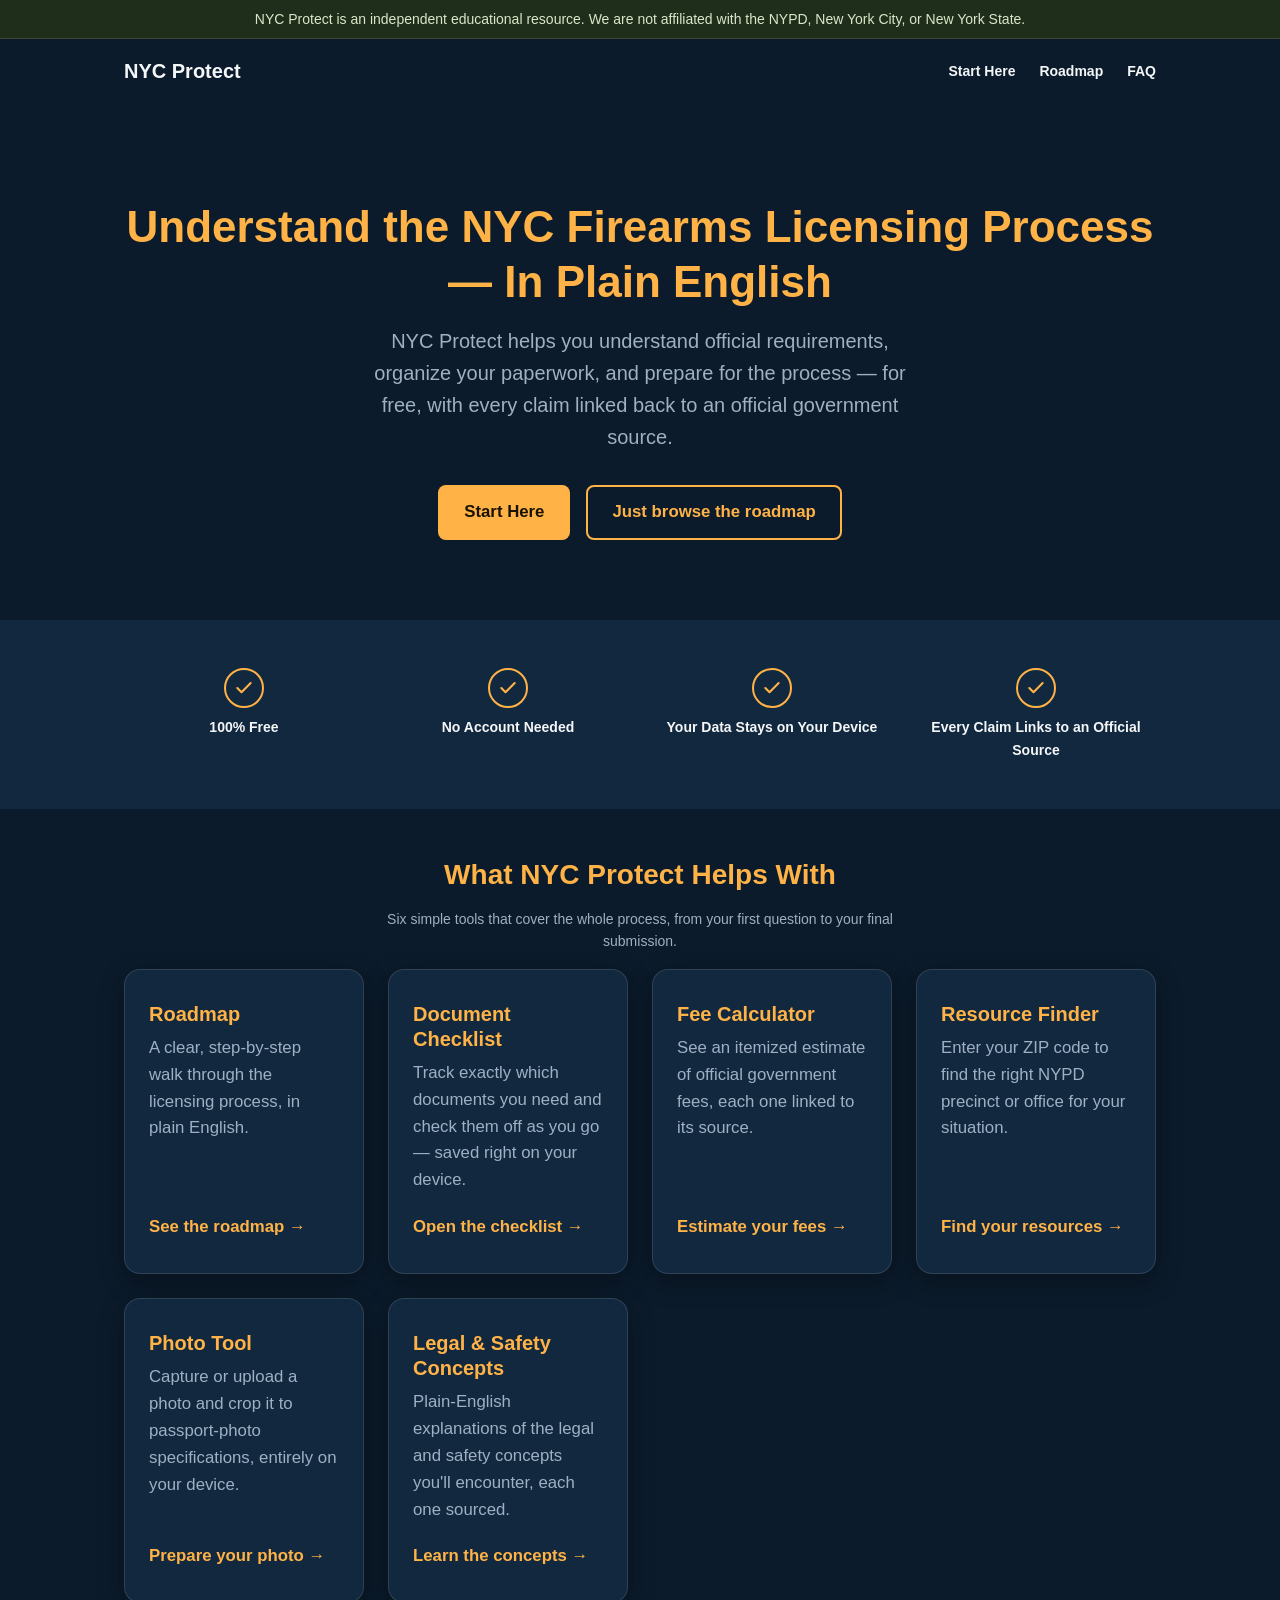
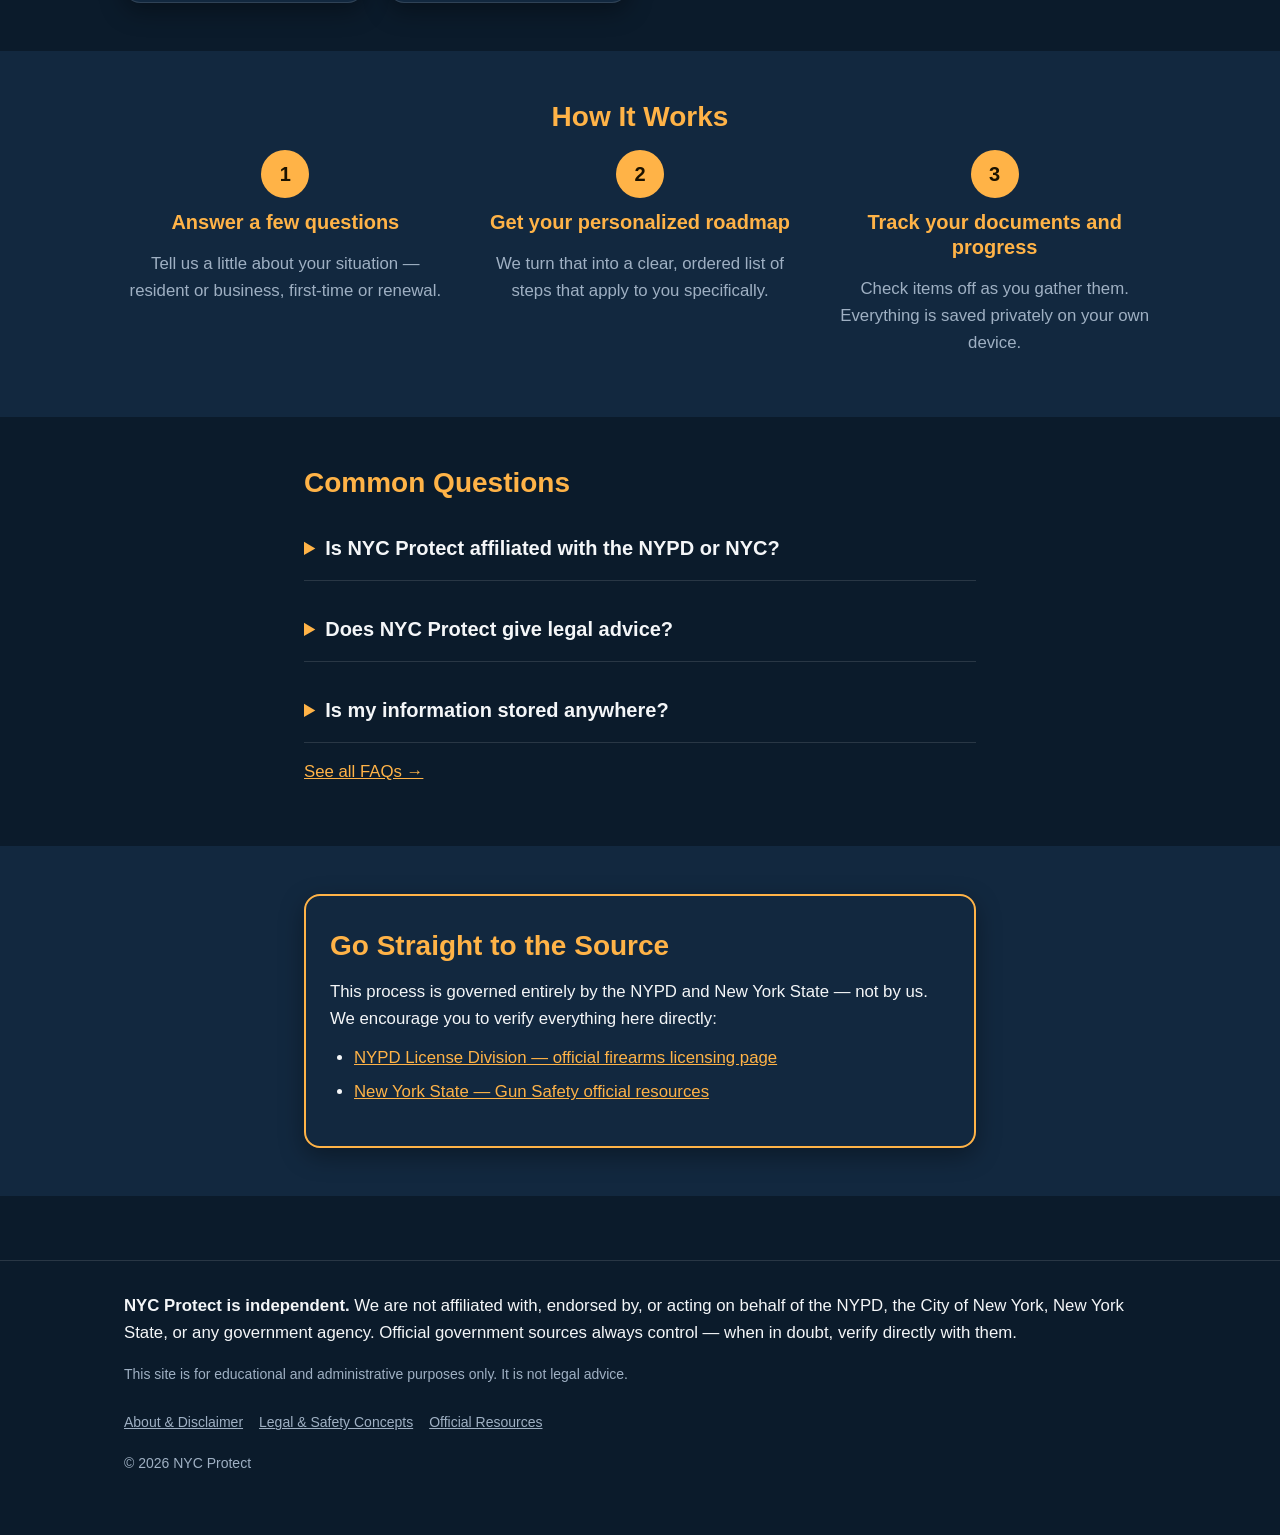
<file: index.html>
<!DOCTYPE html>
<html lang="en">
<head>
  <meta charset="UTF-8">
  <meta name="viewport" content="width=device-width, initial-scale=1.0">
  <title>NYC Protect — Understand NYC Firearms Licensing in Plain English</title>
  <link rel="stylesheet" href="css/styles.css">
</head>
<body>

  <div id="site-header"></div>

  <main id="main-content">

    <!-- HERO -->
    <section class="section">
      <div class="container--wide hero">
        <h1 class="hero__title">Understand the NYC Firearms Licensing Process — In Plain English</h1>
        <p class="hero__subtitle">NYC Protect helps you understand official requirements, organize your paperwork, and prepare for the process — for free, with every claim linked back to an official government source.</p>
        <div class="hero__actions">
          <a href="start-here.html" class="btn btn-primary">Start Here</a>
          <a href="roadmap.html" class="btn btn-secondary">Just browse the roadmap</a>
        </div>
      </div>
    </section>

    <!-- TRUST STRIP -->
    <section class="section section--alt">
      <div class="container--wide trust-grid">

        <div class="trust-item">
          <span class="trust-item__icon" aria-hidden="true">
            <svg width="20" height="20" viewBox="0 0 24 24" fill="none" stroke="currentColor" stroke-width="2.5" stroke-linecap="round" stroke-linejoin="round"><polyline points="20 6 9 17 4 12"></polyline></svg>
          </span>
          <span class="trust-item__label">100% Free</span>
        </div>

        <div class="trust-item">
          <span class="trust-item__icon" aria-hidden="true">
            <svg width="20" height="20" viewBox="0 0 24 24" fill="none" stroke="currentColor" stroke-width="2.5" stroke-linecap="round" stroke-linejoin="round"><polyline points="20 6 9 17 4 12"></polyline></svg>
          </span>
          <span class="trust-item__label">No Account Needed</span>
        </div>

        <div class="trust-item">
          <span class="trust-item__icon" aria-hidden="true">
            <svg width="20" height="20" viewBox="0 0 24 24" fill="none" stroke="currentColor" stroke-width="2.5" stroke-linecap="round" stroke-linejoin="round"><polyline points="20 6 9 17 4 12"></polyline></svg>
          </span>
          <span class="trust-item__label">Your Data Stays on Your Device</span>
        </div>

        <div class="trust-item">
          <span class="trust-item__icon" aria-hidden="true">
            <svg width="20" height="20" viewBox="0 0 24 24" fill="none" stroke="currentColor" stroke-width="2.5" stroke-linecap="round" stroke-linejoin="round"><polyline points="20 6 9 17 4 12"></polyline></svg>
          </span>
          <span class="trust-item__label">Every Claim Links to an Official Source</span>
        </div>

      </div>
    </section>

    <!-- WHAT NYC PROTECT HELPS WITH -->
    <section class="section">
      <div class="container--wide stack">
        <div class="stack" style="text-align:center; max-width: 560px; margin: 0 auto;">
          <h2>What NYC Protect Helps With</h2>
          <p class="text-muted">Six simple tools that cover the whole process, from your first question to your final submission.</p>
        </div>

        <div class="feature-grid">

          <div class="card feature-card">
            <h3>Roadmap</h3>
            <p>A clear, step-by-step walk through the licensing process, in plain English.</p>
            <a href="roadmap.html">See the roadmap →</a>
          </div>

          <div class="card feature-card">
            <h3>Document Checklist</h3>
            <p>Track exactly which documents you need and check them off as you go — saved right on your device.</p>
            <a href="checklist.html">Open the checklist →</a>
          </div>

          <div class="card feature-card">
            <h3>Fee Calculator</h3>
            <p>See an itemized estimate of official government fees, each one linked to its source.</p>
            <a href="fee-calculator.html">Estimate your fees →</a>
          </div>

          <div class="card feature-card">
            <h3>Resource Finder</h3>
            <p>Enter your ZIP code to find the right NYPD precinct or office for your situation.</p>
            <a href="resource-finder.html">Find your resources →</a>
          </div>

          <div class="card feature-card">
            <h3>Photo Tool</h3>
            <p>Capture or upload a photo and crop it to passport-photo specifications, entirely on your device.</p>
            <a href="photo-tool.html">Prepare your photo →</a>
          </div>

          <div class="card feature-card">
            <h3>Legal &amp; Safety Concepts</h3>
            <p>Plain-English explanations of the legal and safety concepts you'll encounter, each one sourced.</p>
            <a href="legal-concepts.html">Learn the concepts →</a>
          </div>

        </div>
      </div>
    </section>

    <!-- HOW IT WORKS -->
    <section class="section section--alt">
      <div class="container--wide stack">
        <h2 style="text-align:center;">How It Works</h2>
        <div class="steps">
          <div class="step-item">
            <div class="step-item__number">1</div>
            <h3>Answer a few questions</h3>
            <p>Tell us a little about your situation — resident or business, first-time or renewal.</p>
          </div>
          <div class="step-item">
            <div class="step-item__number">2</div>
            <h3>Get your personalized roadmap</h3>
            <p>We turn that into a clear, ordered list of steps that apply to you specifically.</p>
          </div>
          <div class="step-item">
            <div class="step-item__number">3</div>
            <h3>Track your documents and progress</h3>
            <p>Check items off as you gather them. Everything is saved privately on your own device.</p>
          </div>
        </div>
      </div>
    </section>

    <!-- FAQ TEASER -->
    <section class="section">
      <div class="container stack">
        <h2>Common Questions</h2>

        <details class="faq-item">
          <summary>Is NYC Protect affiliated with the NYPD or NYC?</summary>
          <p>No. NYC Protect is an independent, educational resource. We are not affiliated with, endorsed by, or acting on behalf of the NYPD, New York City, New York State, or any government agency. Official government sources always control.</p>
        </details>

        <details class="faq-item">
          <summary>Does NYC Protect give legal advice?</summary>
          <p>No. We explain what official sources say in plain English and link directly to them. For advice about your specific situation, consult a licensed attorney.</p>
        </details>

        <details class="faq-item">
          <summary>Is my information stored anywhere?</summary>
          <p>No account is required, and your checklist progress is saved only in your own browser on your own device — never on our servers.</p>
        </details>

        <p><a href="faq.html">See all FAQs →</a></p>
      </div>
    </section>

    <!-- OFFICIAL RESOURCES CALLOUT -->
    <section class="section section--alt">
      <div class="container">
        <div class="card resource-callout">
          <h2>Go Straight to the Source</h2>
          <p>This process is governed entirely by the NYPD and New York State — not by us. We encourage you to verify everything here directly:</p>
          <ul>
            <li><a href="https://www.nyc.gov/site/nypd/services/law-enforcement/permits-licenses-firearms.page" target="_blank" rel="noopener">NYPD License Division — official firearms licensing page</a></li>
            <li><a href="https://gunsafety.ny.gov/" target="_blank" rel="noopener">New York State — Gun Safety official resources</a></li>
          </ul>
        </div>
      </div>
    </section>

  </main>

  <div id="site-footer"></div>

  <script src="js/main.js"></script>
</body>
</html>
</file>
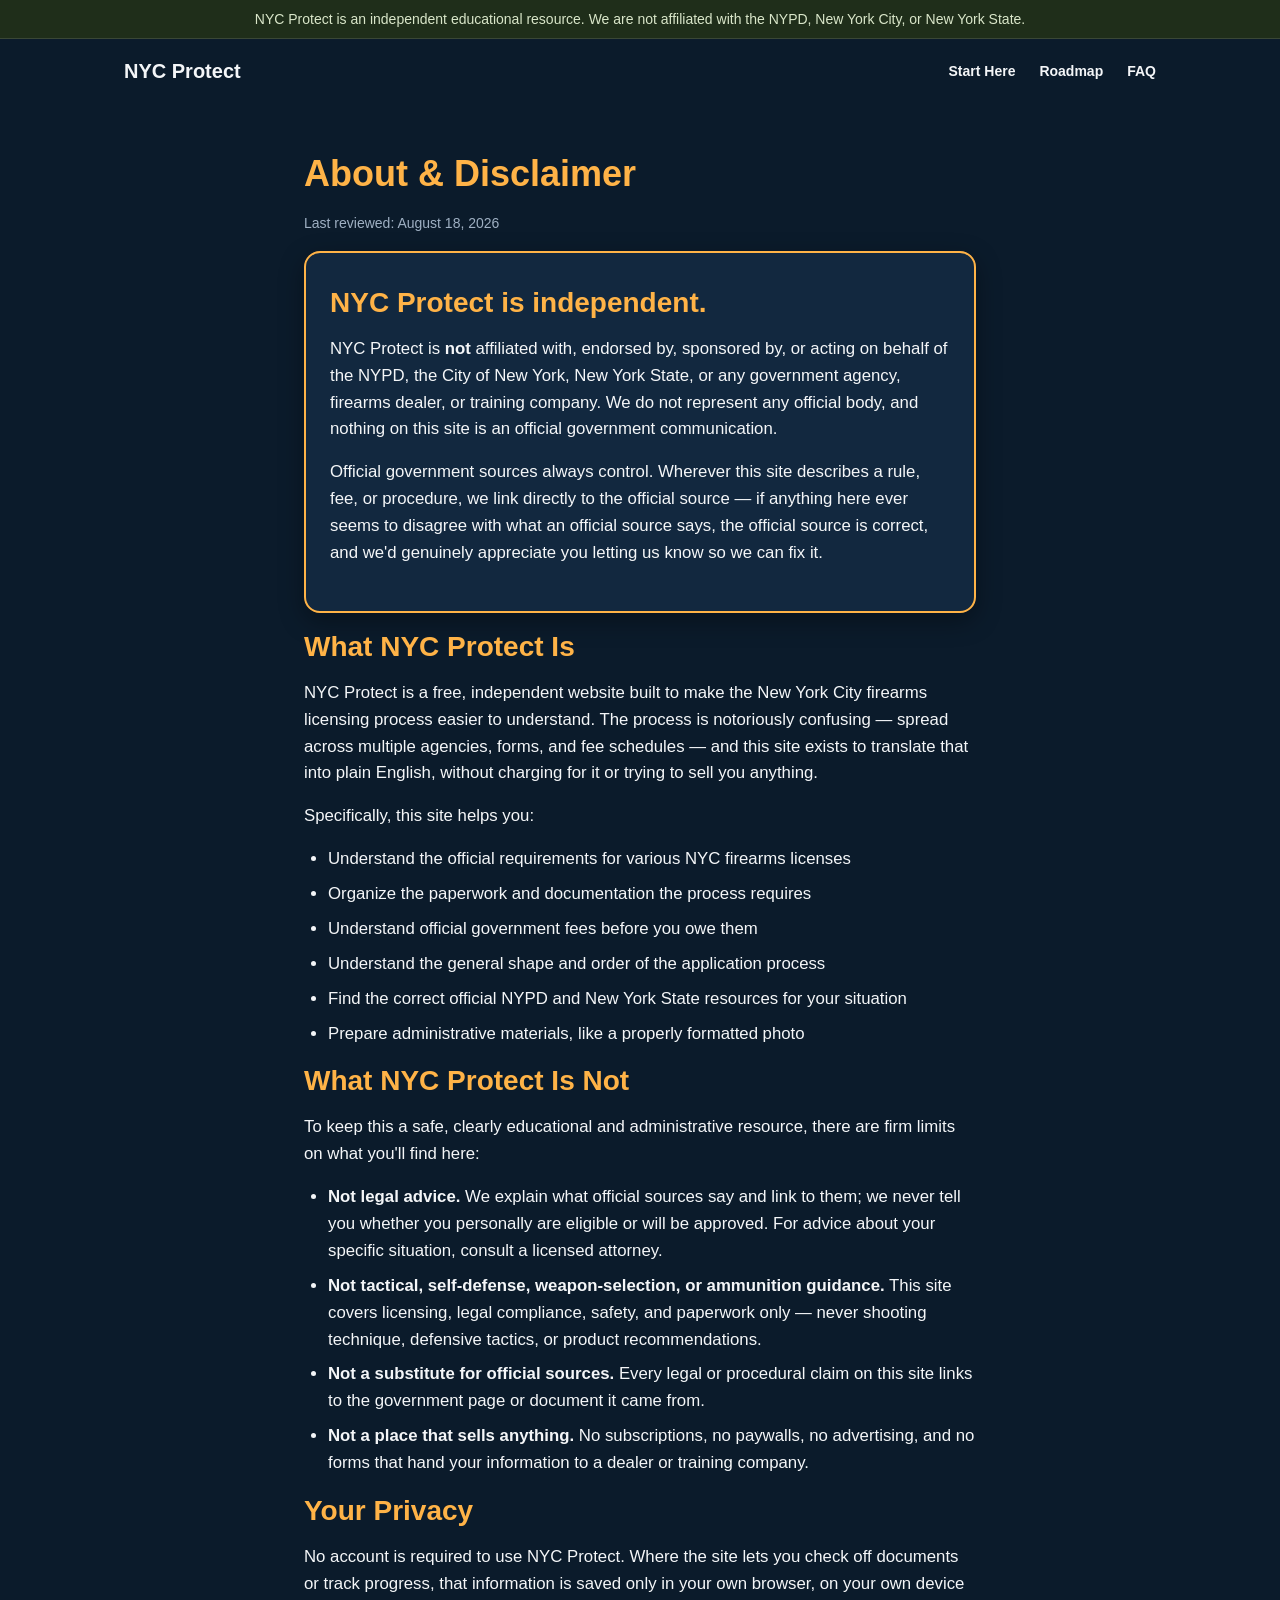
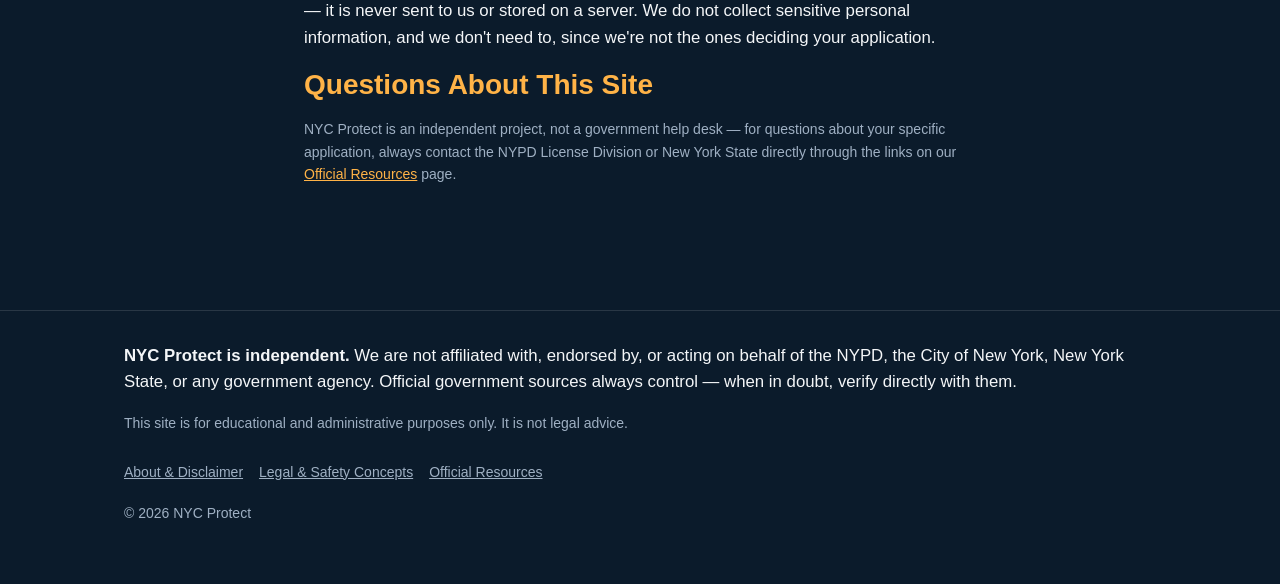
<file: about.html>
<!DOCTYPE html>
<html lang="en">
<head>
  <meta charset="UTF-8">
  <meta name="viewport" content="width=device-width, initial-scale=1.0">
  <title>NYC Protect — About &amp; Disclaimer</title>
  <link rel="stylesheet" href="css/styles.css">
</head>
<body>

  <div id="site-header"></div>

  <main id="main-content">
    <section class="section">
      <div class="container stack">

        <div class="stack">
          <h1>About &amp; Disclaimer</h1>
          <p class="text-muted">Last reviewed: August 18, 2026</p>
        </div>

        <div class="card resource-callout stack">
          <h2>NYC Protect is independent.</h2>
          <p>NYC Protect is <strong>not</strong> affiliated with, endorsed by, sponsored by, or acting on behalf of the NYPD, the City of New York, New York State, or any government agency, firearms dealer, or training company. We do not represent any official body, and nothing on this site is an official government communication.</p>
          <p>Official government sources always control. Wherever this site describes a rule, fee, or procedure, we link directly to the official source — if anything here ever seems to disagree with what an official source says, the official source is correct, and we'd genuinely appreciate you letting us know so we can fix it.</p>
        </div>

        <div class="stack">
          <h2>What NYC Protect Is</h2>
          <p>NYC Protect is a free, independent website built to make the New York City firearms licensing process easier to understand. The process is notoriously confusing — spread across multiple agencies, forms, and fee schedules — and this site exists to translate that into plain English, without charging for it or trying to sell you anything.</p>
          <p>Specifically, this site helps you:</p>
          <ul class="content-list">
            <li>Understand the official requirements for various NYC firearms licenses</li>
            <li>Organize the paperwork and documentation the process requires</li>
            <li>Understand official government fees before you owe them</li>
            <li>Understand the general shape and order of the application process</li>
            <li>Find the correct official NYPD and New York State resources for your situation</li>
            <li>Prepare administrative materials, like a properly formatted photo</li>
          </ul>
        </div>

        <div class="stack">
          <h2>What NYC Protect Is Not</h2>
          <p>To keep this a safe, clearly educational and administrative resource, there are firm limits on what you'll find here:</p>
          <ul class="content-list">
            <li><strong>Not legal advice.</strong> We explain what official sources say and link to them; we never tell you whether you personally are eligible or will be approved. For advice about your specific situation, consult a licensed attorney.</li>
            <li><strong>Not tactical, self-defense, weapon-selection, or ammunition guidance.</strong> This site covers licensing, legal compliance, safety, and paperwork only — never shooting technique, defensive tactics, or product recommendations.</li>
            <li><strong>Not a substitute for official sources.</strong> Every legal or procedural claim on this site links to the government page or document it came from.</li>
            <li><strong>Not a place that sells anything.</strong> No subscriptions, no paywalls, no advertising, and no forms that hand your information to a dealer or training company.</li>
          </ul>
        </div>

        <div class="stack">
          <h2>Your Privacy</h2>
          <p>No account is required to use NYC Protect. Where the site lets you check off documents or track progress, that information is saved only in your own browser, on your own device — it is never sent to us or stored on a server. We do not collect sensitive personal information, and we don't need to, since we're not the ones deciding your application.</p>
        </div>

        <div class="stack">
          <h2>Questions About This Site</h2>
          <p class="text-muted">NYC Protect is an independent project, not a government help desk — for questions about your specific application, always contact the NYPD License Division or New York State directly through the links on our <a href="resources.html">Official Resources</a> page.</p>
        </div>

      </div>
    </section>
  </main>

  <div id="site-footer"></div>

  <script src="js/main.js"></script>
</body>
</html>
</file>
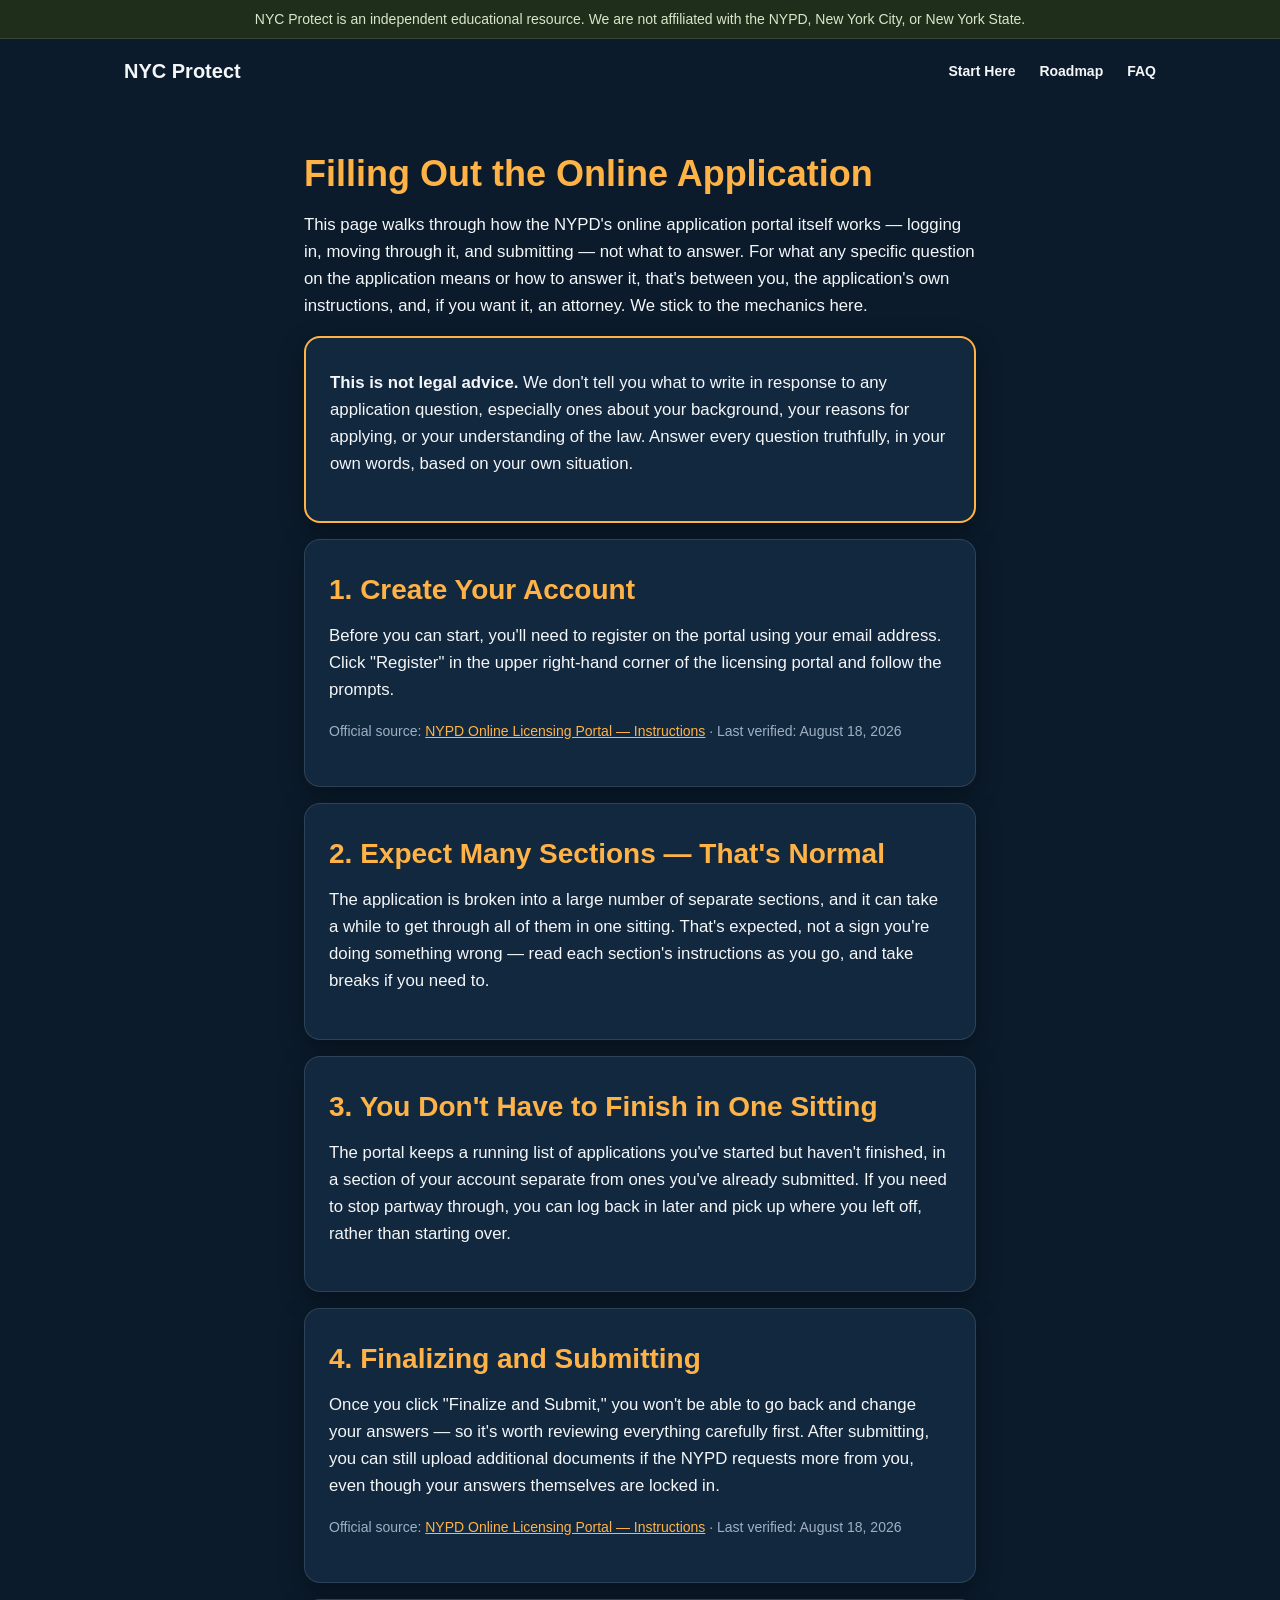
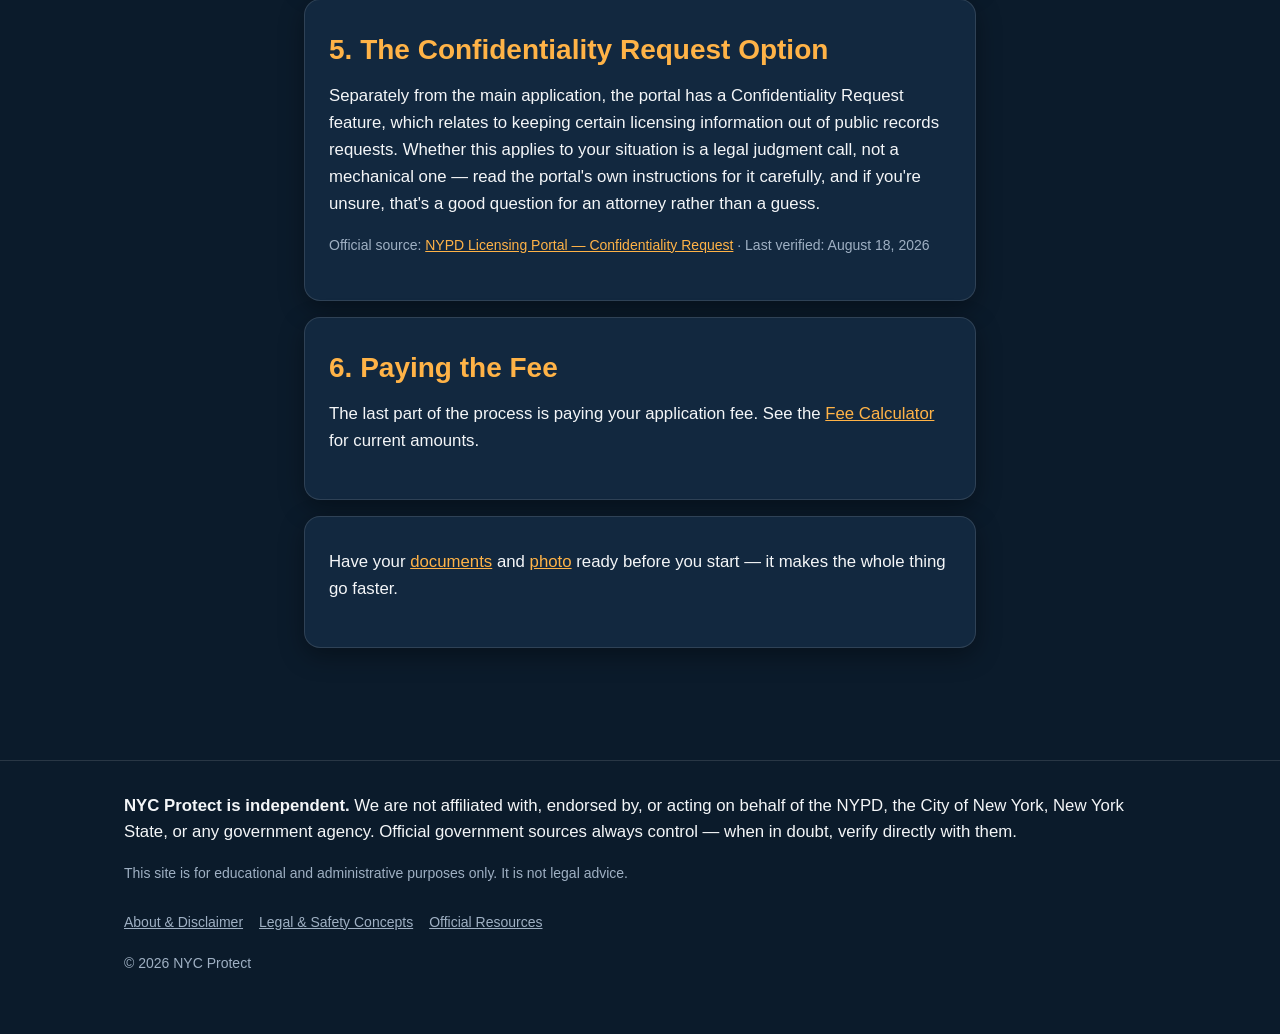
<file: application-guide.html>
<!DOCTYPE html>
<html lang="en">
<head>
  <meta charset="UTF-8">
  <meta name="viewport" content="width=device-width, initial-scale=1.0">
  <title>NYC Protect — Filling Out the Online Application</title>
  <link rel="stylesheet" href="css/styles.css">
</head>
<body>

  <div id="site-header"></div>

  <main id="main-content">
    <section class="section">
      <div class="container stack">

        <div class="stack">
          <h1>Filling Out the Online Application</h1>
          <p>This page walks through how the NYPD's online application portal itself works — logging in, moving through it, and submitting — not what to answer. For what any specific question on the application means or how to answer it, that's between you, the application's own instructions, and, if you want it, an attorney. We stick to the mechanics here.</p>
          <div class="card resource-callout">
            <p><strong>This is not legal advice.</strong> We don't tell you what to write in response to any application question, especially ones about your background, your reasons for applying, or your understanding of the law. Answer every question truthfully, in your own words, based on your own situation.</p>
          </div>
        </div>

        <div class="card stack">
          <h2>1. Create Your Account</h2>
          <p>Before you can start, you'll need to register on the portal using your email address. Click "Register" in the upper right-hand corner of the licensing portal and follow the prompts.</p>
          <p class="text-muted">Official source: <a href="https://licensing.nypdonline.org/new-app-instruction/" target="_blank" rel="noopener">NYPD Online Licensing Portal — Instructions</a> · Last verified: August 18, 2026</p>
        </div>

        <div class="card stack">
          <h2>2. Expect Many Sections — That's Normal</h2>
          <p>The application is broken into a large number of separate sections, and it can take a while to get through all of them in one sitting. That's expected, not a sign you're doing something wrong — read each section's instructions as you go, and take breaks if you need to.</p>
        </div>

        <div class="card stack">
          <h2>3. You Don't Have to Finish in One Sitting</h2>
          <p>The portal keeps a running list of applications you've started but haven't finished, in a section of your account separate from ones you've already submitted. If you need to stop partway through, you can log back in later and pick up where you left off, rather than starting over.</p>
        </div>

        <div class="card stack">
          <h2>4. Finalizing and Submitting</h2>
          <p>Once you click "Finalize and Submit," you won't be able to go back and change your answers — so it's worth reviewing everything carefully first. After submitting, you can still upload additional documents if the NYPD requests more from you, even though your answers themselves are locked in.</p>
          <p class="text-muted">Official source: <a href="https://licensing.nypdonline.org/new-app-instruction/" target="_blank" rel="noopener">NYPD Online Licensing Portal — Instructions</a> · Last verified: August 18, 2026</p>
        </div>

        <div class="card stack">
          <h2>5. The Confidentiality Request Option</h2>
          <p>Separately from the main application, the portal has a Confidentiality Request feature, which relates to keeping certain licensing information out of public records requests. Whether this applies to your situation is a legal judgment call, not a mechanical one — read the portal's own instructions for it carefully, and if you're unsure, that's a good question for an attorney rather than a guess.</p>
          <p class="text-muted">Official source: <a href="https://licensing.nypdonline.org/newFoilRequest/" target="_blank" rel="noopener">NYPD Licensing Portal — Confidentiality Request</a> · Last verified: August 18, 2026</p>
        </div>

        <div class="card stack">
          <h2>6. Paying the Fee</h2>
          <p>The last part of the process is paying your application fee. See the <a href="fee-calculator.html">Fee Calculator</a> for current amounts.</p>
        </div>

        <div class="card">
          <p>Have your <a href="checklist.html">documents</a> and <a href="photo-tool.html">photo</a> ready before you start — it makes the whole thing go faster.</p>
        </div>

      </div>
    </section>
  </main>

  <div id="site-footer"></div>

  <script src="js/main.js"></script>
</body>
</html>
</file>
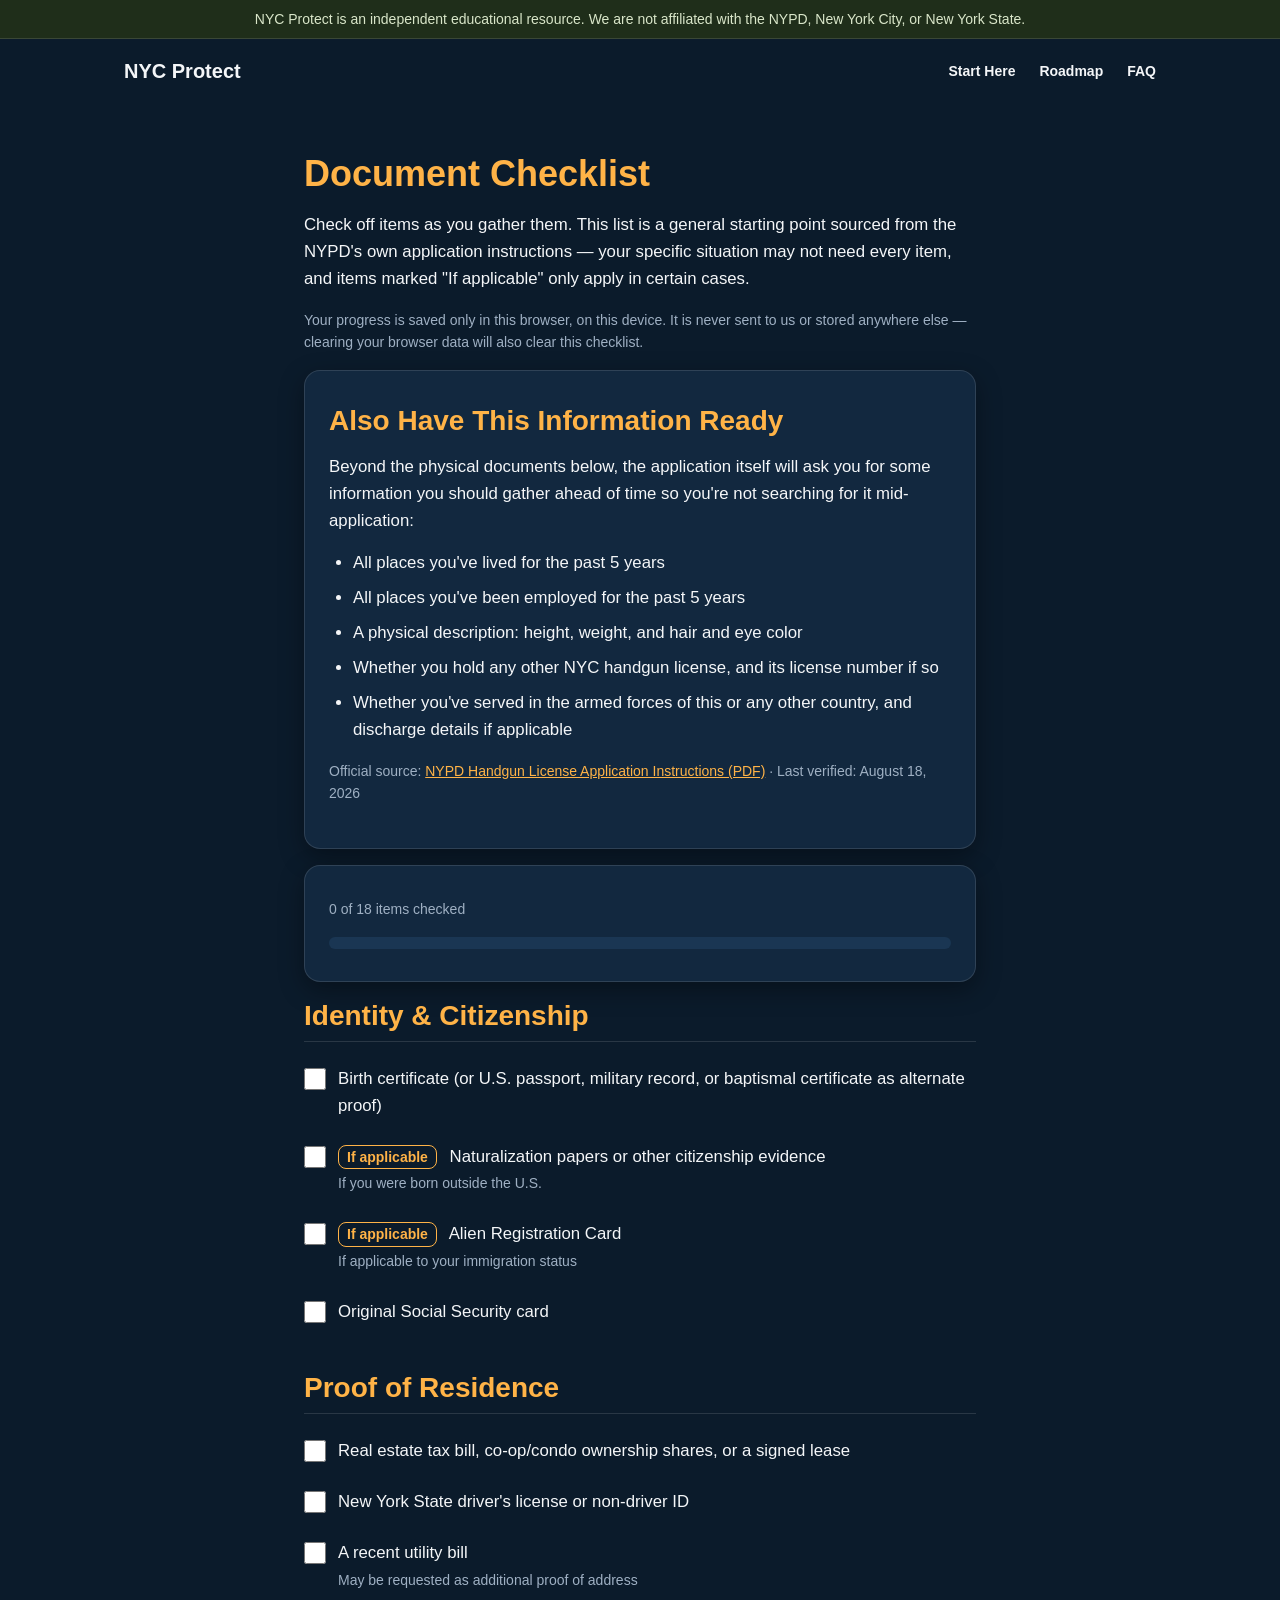
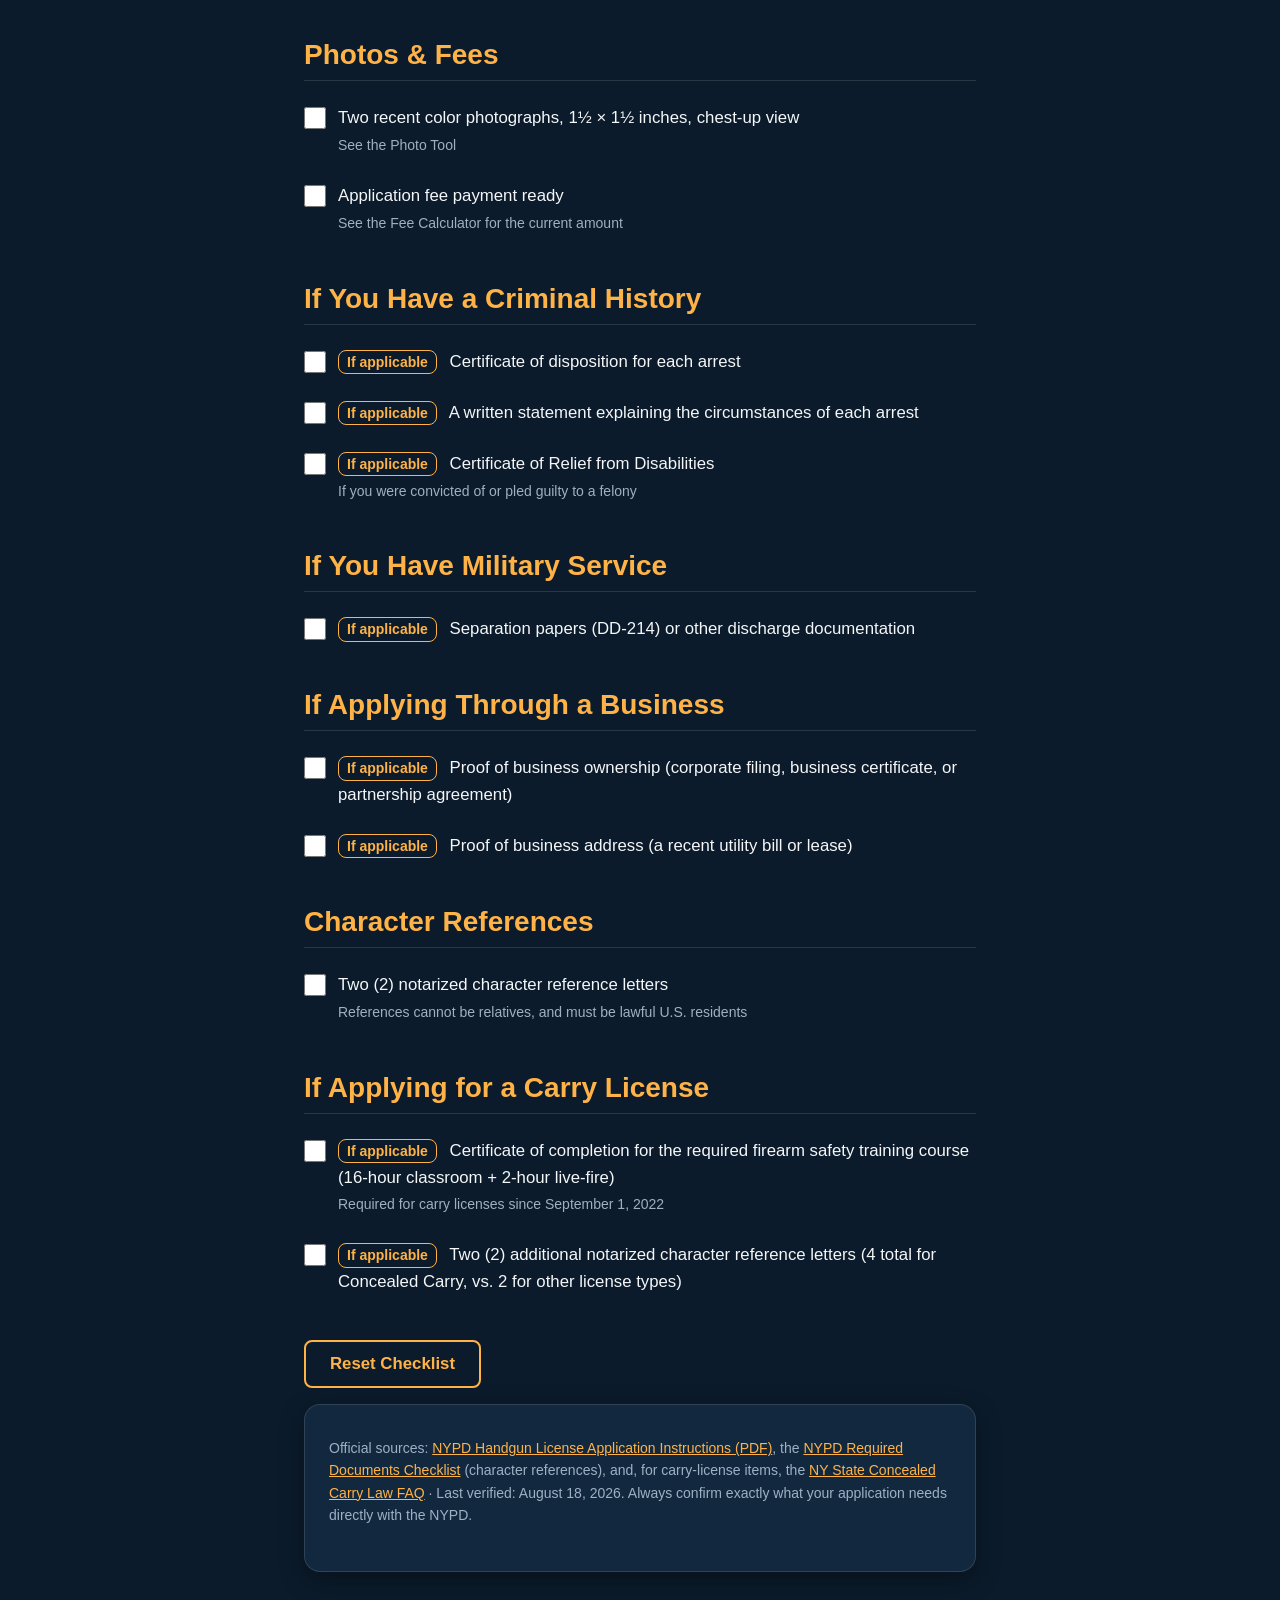
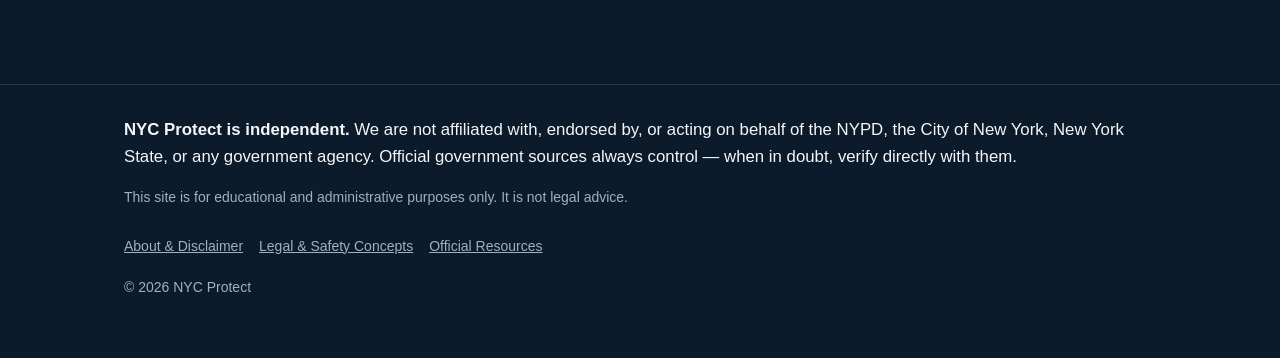
<file: checklist.html>
<!DOCTYPE html>
<html lang="en">
<head>
  <meta charset="UTF-8">
  <meta name="viewport" content="width=device-width, initial-scale=1.0">
  <title>NYC Protect — Document Checklist</title>
  <link rel="stylesheet" href="css/styles.css">
</head>
<body>

  <div id="site-header"></div>

  <main id="main-content">
    <section class="section">
      <div class="container stack">

        <div class="stack">
          <h1>Document Checklist</h1>
          <p>Check off items as you gather them. This list is a general starting point sourced from the NYPD's own application instructions — your specific situation may not need every item, and items marked "If applicable" only apply in certain cases.</p>
          <p class="text-muted">Your progress is saved only in this browser, on this device. It is never sent to us or stored anywhere else — clearing your browser data will also clear this checklist.</p>
        </div>

        <div class="card stack">
          <h2>Also Have This Information Ready</h2>
          <p>Beyond the physical documents below, the application itself will ask you for some information you should gather ahead of time so you're not searching for it mid-application:</p>
          <ul class="content-list">
            <li>All places you've lived for the past 5 years</li>
            <li>All places you've been employed for the past 5 years</li>
            <li>A physical description: height, weight, and hair and eye color</li>
            <li>Whether you hold any other NYC handgun license, and its license number if so</li>
            <li>Whether you've served in the armed forces of this or any other country, and discharge details if applicable</li>
          </ul>
          <p class="text-muted">Official source: <a href="https://www.nyc.gov/html/nypd/downloads/pdf/permits/HandGunLicenseApplicationFormsComplete.pdf" target="_blank" rel="noopener">NYPD Handgun License Application Instructions (PDF)</a> · Last verified: August 18, 2026</p>
        </div>

        <div id="wizard-personalization-note" class="card resource-callout" hidden></div>

        <div class="card stack">
          <div id="progress-label" class="text-muted" aria-live="polite">0 of 0 items checked</div>
          <div class="progress-bar"><div id="progress-fill" class="progress-bar__fill"></div></div>
        </div>

        <div id="checklist-container"><!-- Filled in automatically by js/checklist.js --></div>

        <div class="hero__actions" style="justify-content:flex-start;">
          <button id="reset-checklist" class="btn btn-secondary" type="button">Reset Checklist</button>
        </div>

        <div class="card">
          <p class="text-muted">Official sources: <a href="https://www.nyc.gov/html/nypd/downloads/pdf/permits/HandGunLicenseApplicationFormsComplete.pdf" target="_blank" rel="noopener">NYPD Handgun License Application Instructions (PDF)</a>, the <a href="https://licensing.nypdonline.org/app-instruction/requireddocs" target="_blank" rel="noopener">NYPD Required Documents Checklist</a> (character references), and, for carry-license items, the <a href="https://gunsafety.ny.gov/frequently-asked-questions-new-concealed-carry-law" target="_blank" rel="noopener">NY State Concealed Carry Law FAQ</a> · Last verified: August 18, 2026. Always confirm exactly what your application needs directly with the NYPD.</p>
        </div>

      </div>
    </section>
  </main>

  <div id="site-footer"></div>

  <script src="js/main.js"></script>
  <script src="data/checklist-items.js"></script>
  <script src="js/checklist.js"></script>
</body>
</html>
</file>
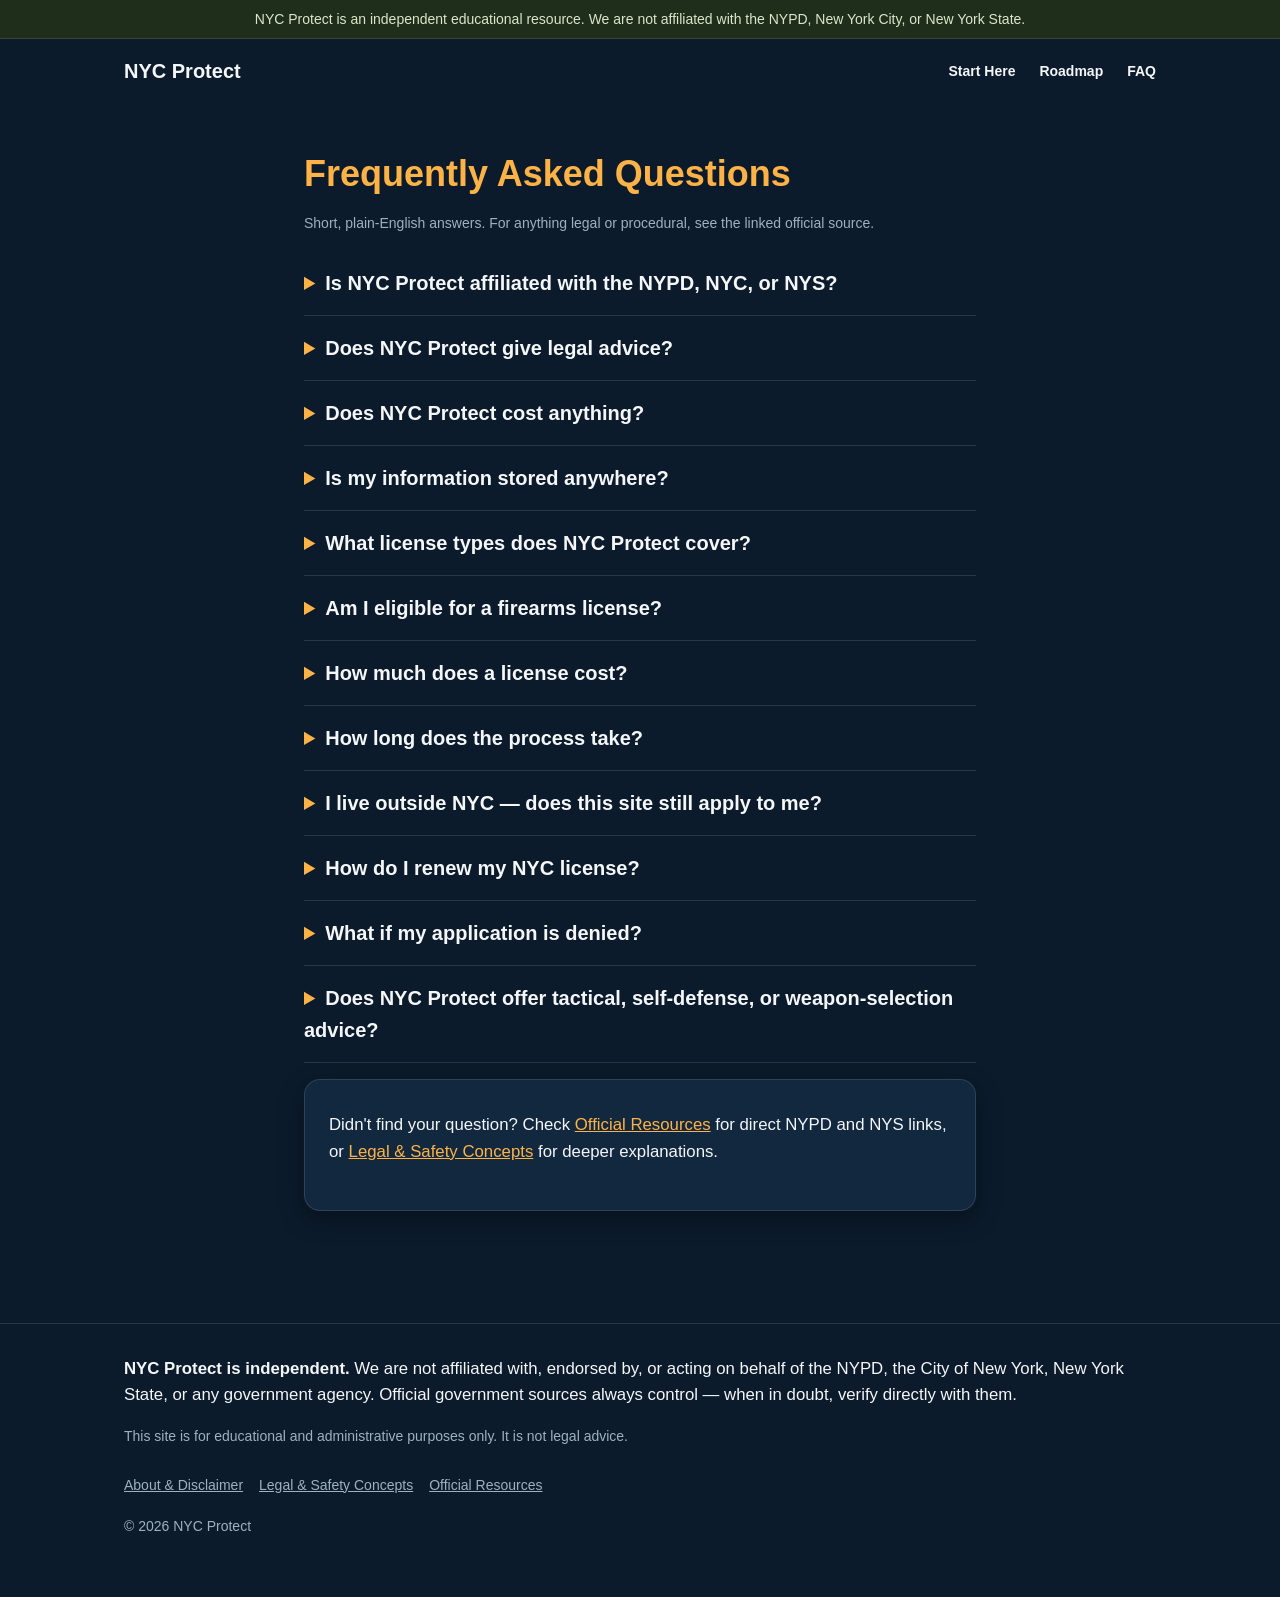
<file: faq.html>
<!DOCTYPE html>
<html lang="en">
<head>
  <meta charset="UTF-8">
  <meta name="viewport" content="width=device-width, initial-scale=1.0">
  <title>NYC Protect — Frequently Asked Questions</title>
  <link rel="stylesheet" href="css/styles.css">
</head>
<body>

  <div id="site-header"></div>

  <main id="main-content">
    <section class="section">
      <div class="container stack">

        <div class="stack">
          <h1>Frequently Asked Questions</h1>
          <p class="text-muted">Short, plain-English answers. For anything legal or procedural, see the linked official source.</p>
        </div>

        <div>

          <details class="faq-item">
            <summary>Is NYC Protect affiliated with the NYPD, NYC, or NYS?</summary>
            <p>No. NYC Protect is an independent, educational resource. We are not affiliated with, endorsed by, or acting on behalf of the NYPD, New York City, New York State, or any government agency. See our full <a href="about.html">About &amp; Disclaimer</a> page.</p>
          </details>

          <details class="faq-item">
            <summary>Does NYC Protect give legal advice?</summary>
            <p>No. We explain what official sources say in plain English and link directly to them. For advice about your specific situation, consult a licensed attorney.</p>
          </details>

          <details class="faq-item">
            <summary>Does NYC Protect cost anything?</summary>
            <p>No. The site is completely free, with no subscriptions, paywalls, ads, or lead-generation forms — and it never will have any of those.</p>
          </details>

          <details class="faq-item">
            <summary>Is my information stored anywhere?</summary>
            <p>No account is required. Where the site saves your progress (like the Document Checklist or the Start Here questionnaire), that information is saved only in your own browser, on your own device — never on a server, never sent to us.</p>
          </details>

          <details class="faq-item">
            <summary>What license types does NYC Protect cover?</summary>
            <p>Primarily NYC handgun licenses (premises and carry) and rifle/shotgun permits, both issued by the NYPD License Division. See <a href="legal-concepts.html">Legal &amp; Safety Concepts</a> for how these differ.</p>
          </details>

          <details class="faq-item">
            <summary>Am I eligible for a firearms license?</summary>
            <p>Eligibility is set by New York State law — generally age 21+ (with a military exception) and meeting the "good moral character" standard, without specific disqualifying factors. We explain this on the <a href="legal-concepts.html">Legal &amp; Safety Concepts</a> page, but only the NYPD can determine your actual eligibility.</p>
          </details>

          <details class="faq-item">
            <summary>How much does a license cost?</summary>
            <p>As of our last check, the handgun license application fee is $340, the rifle/shotgun permit fee is $140, and the fingerprint fee is $88.25 for everyone. Use our <a href="fee-calculator.html">Fee Calculator</a> for an itemized estimate, and always confirm the current amount on the official NYPD portal before paying.</p>
          </details>

          <details class="faq-item">
            <summary>How long does the process take?</summary>
            <p>By law, a licensing officer has up to six months to act on a completed application, though actual processing time can vary. This is worth confirming directly with the NYPD rather than assuming.</p>
          </details>

          <details class="faq-item">
            <summary>I live outside NYC — does this site still apply to me?</summary>
            <p>Not directly. NYC Protect is built specifically around New York City's licensing system, which is separate from the county-based system used in the rest of New York State. If you're outside NYC, your process runs through your county clerk or the New York State Police instead.</p>
          </details>

          <details class="faq-item">
            <summary>How do I renew my NYC license?</summary>
            <p>NYC licenses are renewed directly through the NYPD, not through the New York State recertification portal (that system is for permits issued outside NYC). See the <a href="https://licensing.nypdonline.org/new-app-instruction/" target="_blank" rel="noopener">NYPD Online Licensing Portal</a>.</p>
          </details>

          <details class="faq-item">
            <summary>What if my application is denied?</summary>
            <p>NYC Protect doesn't handle appeals or denials — this is exactly the kind of situation where speaking with a licensed attorney is worthwhile. The NYPD can also explain the specific reason for a denial.</p>
          </details>

          <details class="faq-item">
            <summary>Does NYC Protect offer tactical, self-defense, or weapon-selection advice?</summary>
            <p>No, and it never will. This site covers licensing, legal compliance, safety concepts, and paperwork only.</p>
          </details>

        </div>

        <div class="card">
          <p>Didn't find your question? Check <a href="resources.html">Official Resources</a> for direct NYPD and NYS links, or <a href="legal-concepts.html">Legal &amp; Safety Concepts</a> for deeper explanations.</p>
        </div>

      </div>
    </section>
  </main>

  <div id="site-footer"></div>

  <script src="js/main.js"></script>
</body>
</html>
</file>
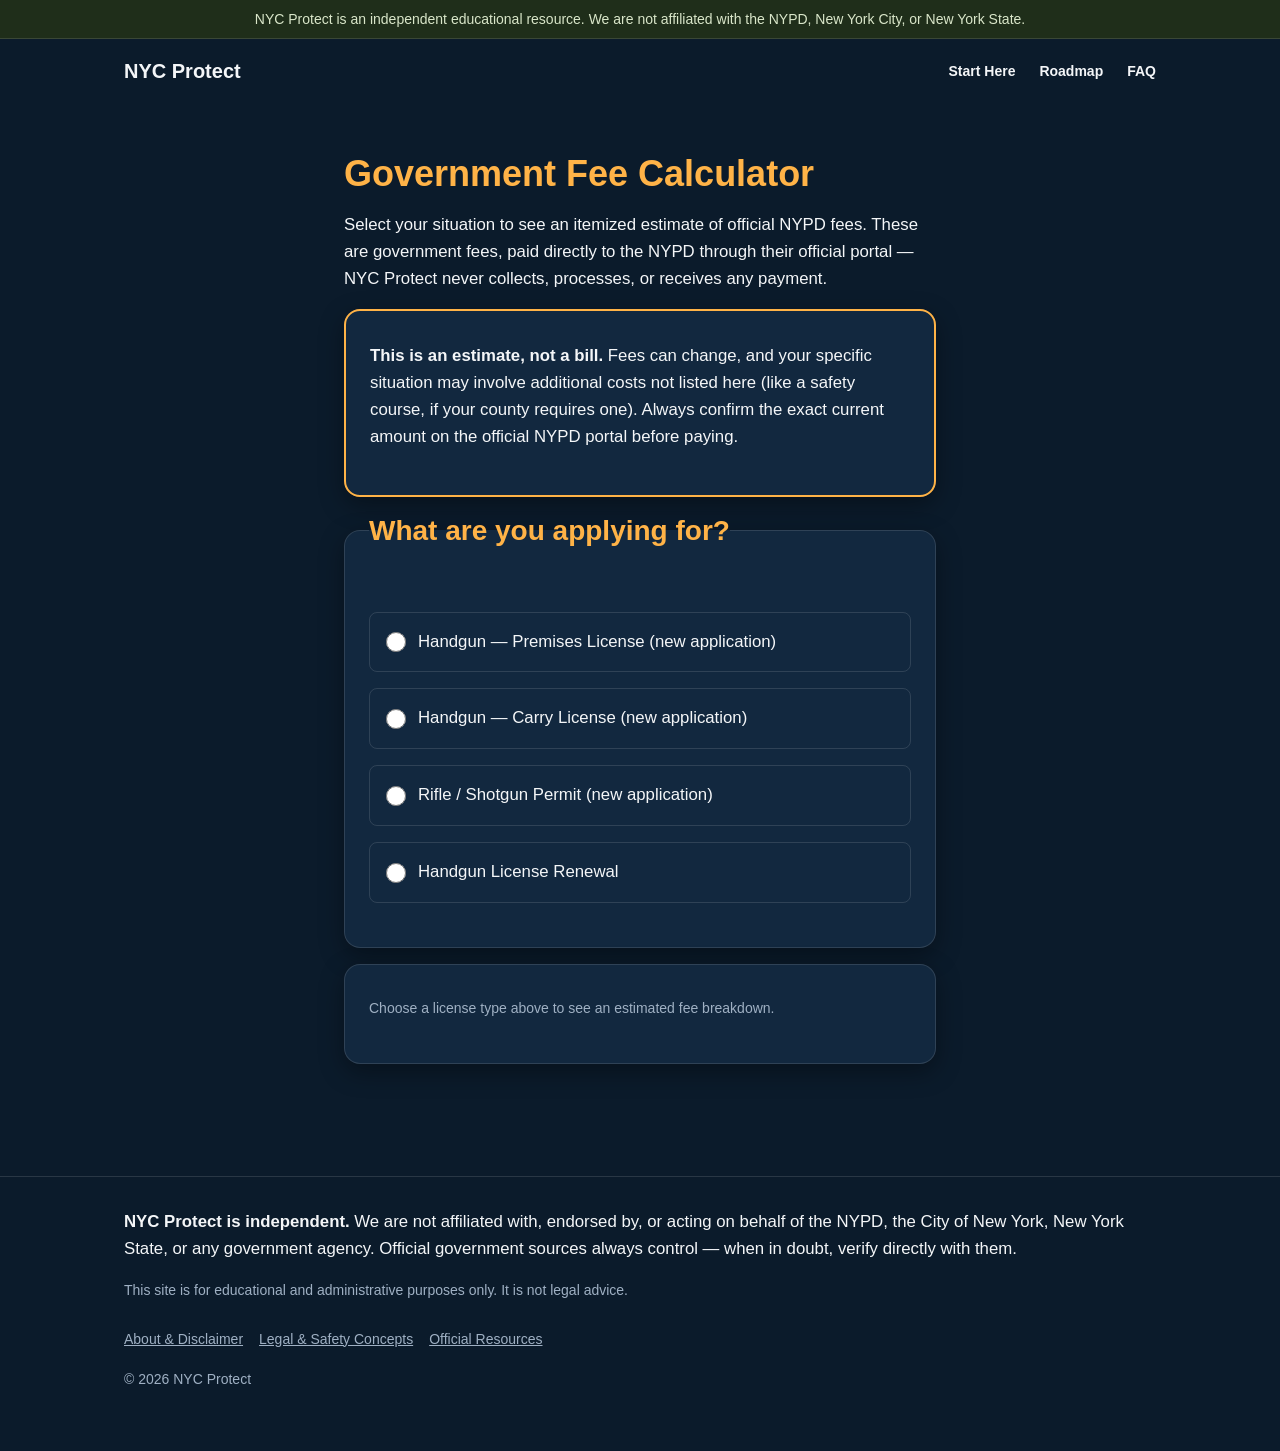
<file: fee-calculator.html>
<!DOCTYPE html>
<html lang="en">
<head>
  <meta charset="UTF-8">
  <meta name="viewport" content="width=device-width, initial-scale=1.0">
  <title>NYC Protect — Government Fee Calculator</title>
  <link rel="stylesheet" href="css/styles.css">
</head>
<body>

  <div id="site-header"></div>

  <main id="main-content">
    <section class="section">
      <div class="container stack" style="max-width: 640px;">

        <div class="stack">
          <h1>Government Fee Calculator</h1>
          <p>Select your situation to see an itemized estimate of official NYPD fees. These are government fees, paid directly to the NYPD through their official portal — NYC Protect never collects, processes, or receives any payment.</p>
        </div>

        <div class="card resource-callout">
          <p><strong>This is an estimate, not a bill.</strong> Fees can change, and your specific situation may involve additional costs not listed here (like a safety course, if your county requires one). Always confirm the exact current amount on the official NYPD portal before paying.</p>
        </div>

        <fieldset class="card stack">
          <legend class="wizard-legend">What are you applying for?</legend>

          <label class="wizard-option">
            <input type="radio" name="fee-license-type" value="premises">
            Handgun — Premises License (new application)
          </label>
          <label class="wizard-option">
            <input type="radio" name="fee-license-type" value="carry">
            Handgun — Carry License (new application)
          </label>
          <label class="wizard-option">
            <input type="radio" name="fee-license-type" value="rifle-shotgun">
            Rifle / Shotgun Permit (new application)
          </label>
          <label class="wizard-option">
            <input type="radio" name="fee-license-type" value="renewal">
            Handgun License Renewal
          </label>
        </fieldset>

        <div id="fee-results" class="card stack" aria-live="polite"><!-- Filled in by js/fee-calculator.js --></div>

      </div>
    </section>
  </main>

  <div id="site-footer"></div>

  <script src="js/main.js"></script>
  <script src="data/fees.js"></script>
  <script src="js/fee-calculator.js"></script>
</body>
</html>
</file>
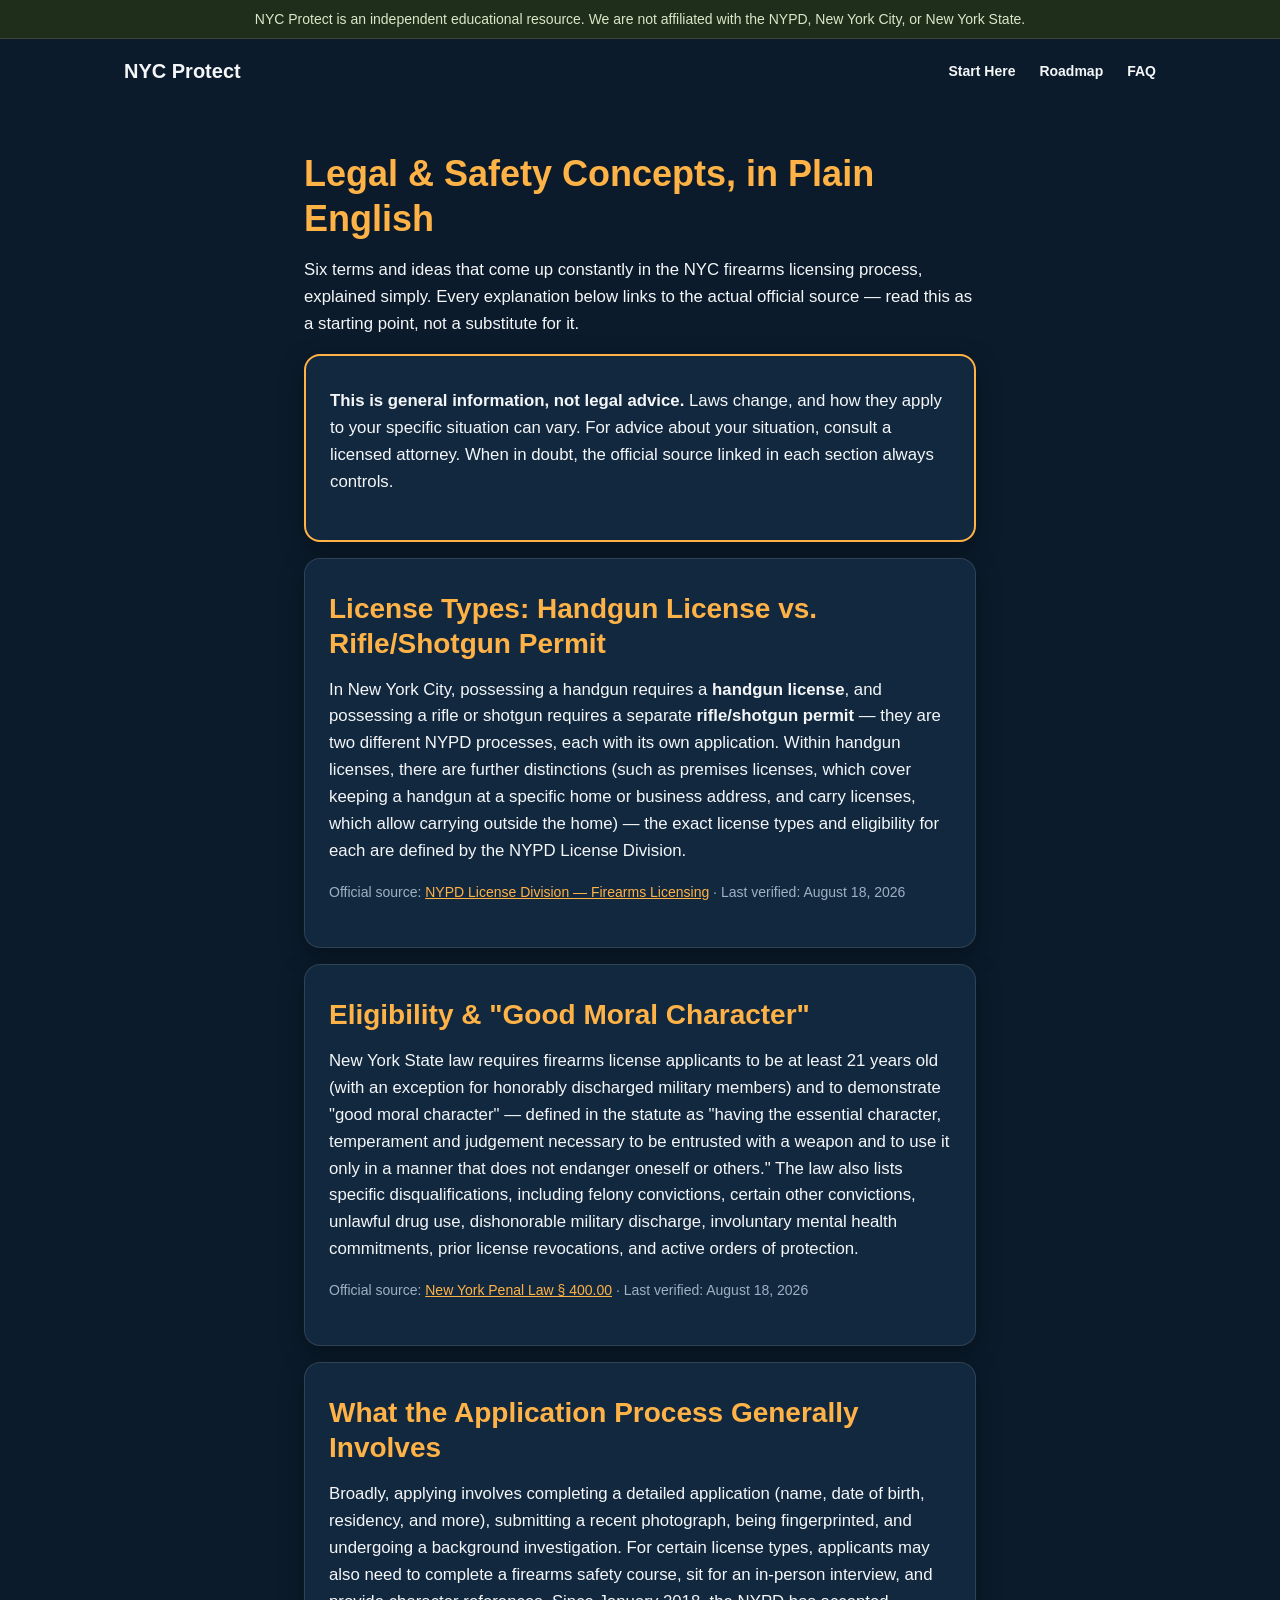
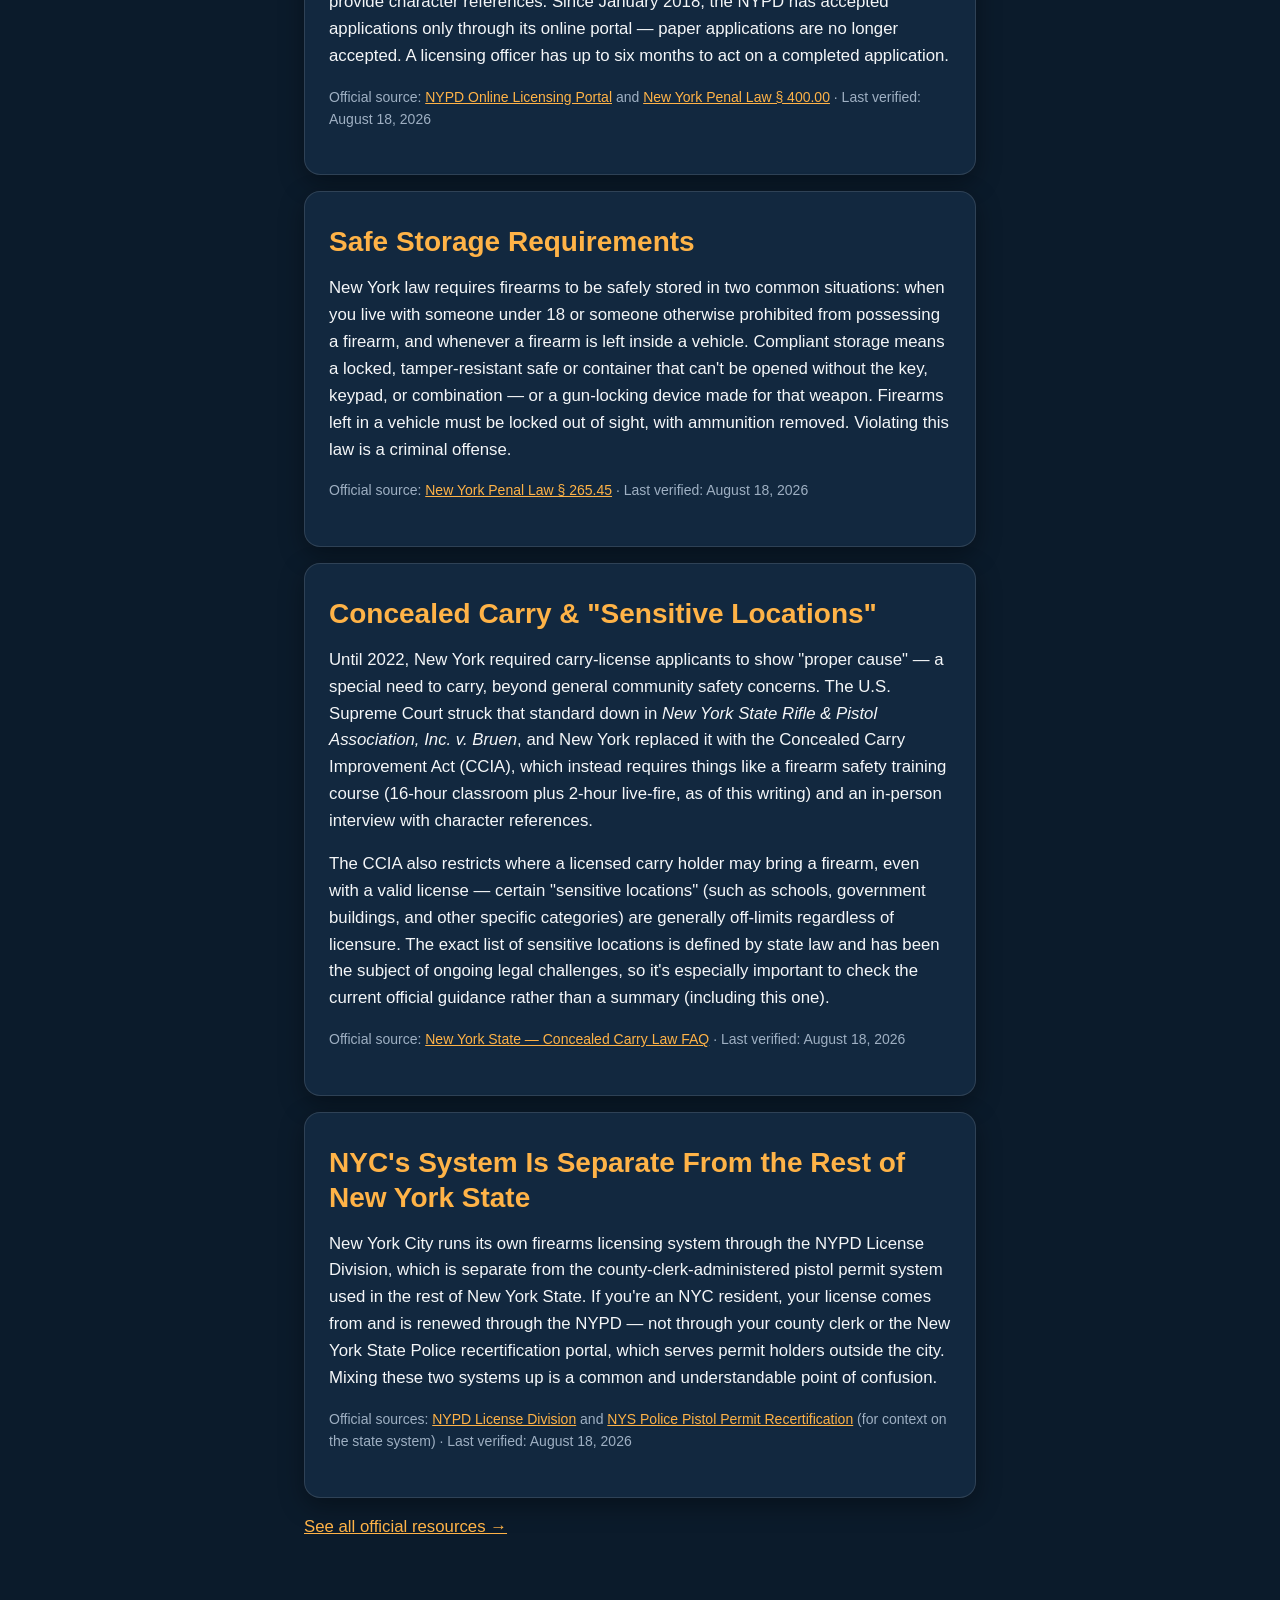
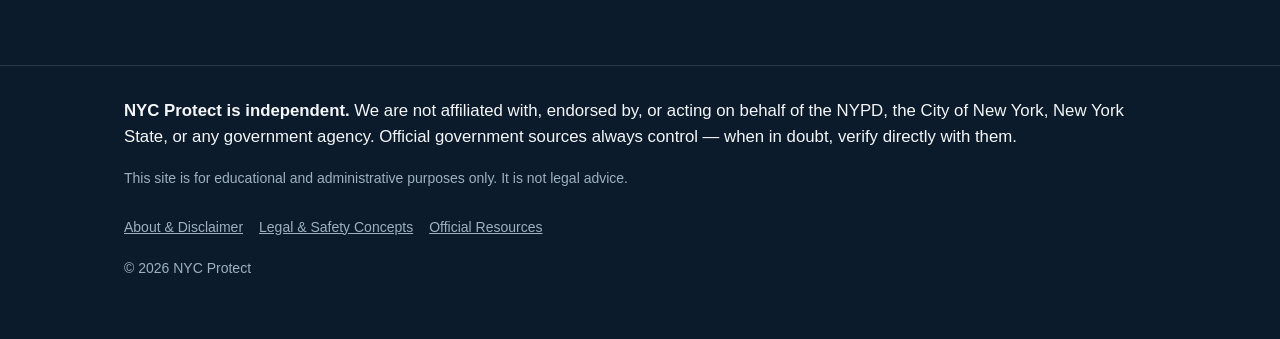
<file: legal-concepts.html>
<!DOCTYPE html>
<html lang="en">
<head>
  <meta charset="UTF-8">
  <meta name="viewport" content="width=device-width, initial-scale=1.0">
  <title>NYC Protect — Legal &amp; Safety Concepts</title>
  <link rel="stylesheet" href="css/styles.css">
</head>
<body>

  <div id="site-header"></div>

  <main id="main-content">
    <section class="section">
      <div class="container stack">

        <div class="stack">
          <h1>Legal &amp; Safety Concepts, in Plain English</h1>
          <p>Six terms and ideas that come up constantly in the NYC firearms licensing process, explained simply. Every explanation below links to the actual official source — read this as a starting point, not a substitute for it.</p>
          <div class="card resource-callout">
            <p><strong>This is general information, not legal advice.</strong> Laws change, and how they apply to your specific situation can vary. For advice about your situation, consult a licensed attorney. When in doubt, the official source linked in each section always controls.</p>
          </div>
        </div>

        <!-- CONCEPT 1 -->
        <div class="card stack">
          <h2>License Types: Handgun License vs. Rifle/Shotgun Permit</h2>
          <p>In New York City, possessing a handgun requires a <strong>handgun license</strong>, and possessing a rifle or shotgun requires a separate <strong>rifle/shotgun permit</strong> — they are two different NYPD processes, each with its own application. Within handgun licenses, there are further distinctions (such as premises licenses, which cover keeping a handgun at a specific home or business address, and carry licenses, which allow carrying outside the home) — the exact license types and eligibility for each are defined by the NYPD License Division.</p>
          <p class="text-muted">Official source: <a href="https://www.nyc.gov/site/nypd/services/law-enforcement/permits-licenses-firearms.page" target="_blank" rel="noopener">NYPD License Division — Firearms Licensing</a> · Last verified: August 18, 2026</p>
        </div>

        <!-- CONCEPT 2 -->
        <div class="card stack">
          <h2>Eligibility &amp; "Good Moral Character"</h2>
          <p>New York State law requires firearms license applicants to be at least 21 years old (with an exception for honorably discharged military members) and to demonstrate "good moral character" — defined in the statute as "having the essential character, temperament and judgement necessary to be entrusted with a weapon and to use it only in a manner that does not endanger oneself or others." The law also lists specific disqualifications, including felony convictions, certain other convictions, unlawful drug use, dishonorable military discharge, involuntary mental health commitments, prior license revocations, and active orders of protection.</p>
          <p class="text-muted">Official source: <a href="https://www.nysenate.gov/legislation/laws/PEN/400.00" target="_blank" rel="noopener">New York Penal Law § 400.00</a> · Last verified: August 18, 2026</p>
        </div>

        <!-- CONCEPT 3 -->
        <div class="card stack">
          <h2>What the Application Process Generally Involves</h2>
          <p>Broadly, applying involves completing a detailed application (name, date of birth, residency, and more), submitting a recent photograph, being fingerprinted, and undergoing a background investigation. For certain license types, applicants may also need to complete a firearms safety course, sit for an in-person interview, and provide character references. Since January 2018, the NYPD has accepted applications only through its online portal — paper applications are no longer accepted. A licensing officer has up to six months to act on a completed application.</p>
          <p class="text-muted">Official source: <a href="https://licensing.nypdonline.org/new-app-instruction/" target="_blank" rel="noopener">NYPD Online Licensing Portal</a> and <a href="https://www.nysenate.gov/legislation/laws/PEN/400.00" target="_blank" rel="noopener">New York Penal Law § 400.00</a> · Last verified: August 18, 2026</p>
        </div>

        <!-- CONCEPT 4 -->
        <div class="card stack">
          <h2>Safe Storage Requirements</h2>
          <p>New York law requires firearms to be safely stored in two common situations: when you live with someone under 18 or someone otherwise prohibited from possessing a firearm, and whenever a firearm is left inside a vehicle. Compliant storage means a locked, tamper-resistant safe or container that can't be opened without the key, keypad, or combination — or a gun-locking device made for that weapon. Firearms left in a vehicle must be locked out of sight, with ammunition removed. Violating this law is a criminal offense.</p>
          <p class="text-muted">Official source: <a href="https://www.nysenate.gov/legislation/laws/PEN/265.45" target="_blank" rel="noopener">New York Penal Law § 265.45</a> · Last verified: August 18, 2026</p>
        </div>

        <!-- CONCEPT 5 -->
        <div class="card stack">
          <h2>Concealed Carry &amp; "Sensitive Locations"</h2>
          <p>Until 2022, New York required carry-license applicants to show "proper cause" — a special need to carry, beyond general community safety concerns. The U.S. Supreme Court struck that standard down in <em>New York State Rifle &amp; Pistol Association, Inc. v. Bruen</em>, and New York replaced it with the Concealed Carry Improvement Act (CCIA), which instead requires things like a firearm safety training course (16-hour classroom plus 2-hour live-fire, as of this writing) and an in-person interview with character references.</p>
          <p>The CCIA also restricts where a licensed carry holder may bring a firearm, even with a valid license — certain "sensitive locations" (such as schools, government buildings, and other specific categories) are generally off-limits regardless of licensure. The exact list of sensitive locations is defined by state law and has been the subject of ongoing legal challenges, so it's especially important to check the current official guidance rather than a summary (including this one).</p>
          <p class="text-muted">Official source: <a href="https://gunsafety.ny.gov/frequently-asked-questions-new-concealed-carry-law" target="_blank" rel="noopener">New York State — Concealed Carry Law FAQ</a> · Last verified: August 18, 2026</p>
        </div>

        <!-- CONCEPT 6 -->
        <div class="card stack">
          <h2>NYC's System Is Separate From the Rest of New York State</h2>
          <p>New York City runs its own firearms licensing system through the NYPD License Division, which is separate from the county-clerk-administered pistol permit system used in the rest of New York State. If you're an NYC resident, your license comes from and is renewed through the NYPD — not through your county clerk or the New York State Police recertification portal, which serves permit holders outside the city. Mixing these two systems up is a common and understandable point of confusion.</p>
          <p class="text-muted">Official sources: <a href="https://www.nyc.gov/site/nypd/services/law-enforcement/permits-licenses-firearms.page" target="_blank" rel="noopener">NYPD License Division</a> and <a href="https://firearms.troopers.ny.gov/pprecert/" target="_blank" rel="noopener">NYS Police Pistol Permit Recertification</a> (for context on the state system) · Last verified: August 18, 2026</p>
        </div>

        <p><a href="resources.html">See all official resources →</a></p>

      </div>
    </section>
  </main>

  <div id="site-footer"></div>

  <script src="js/main.js"></script>
</body>
</html>
</file>
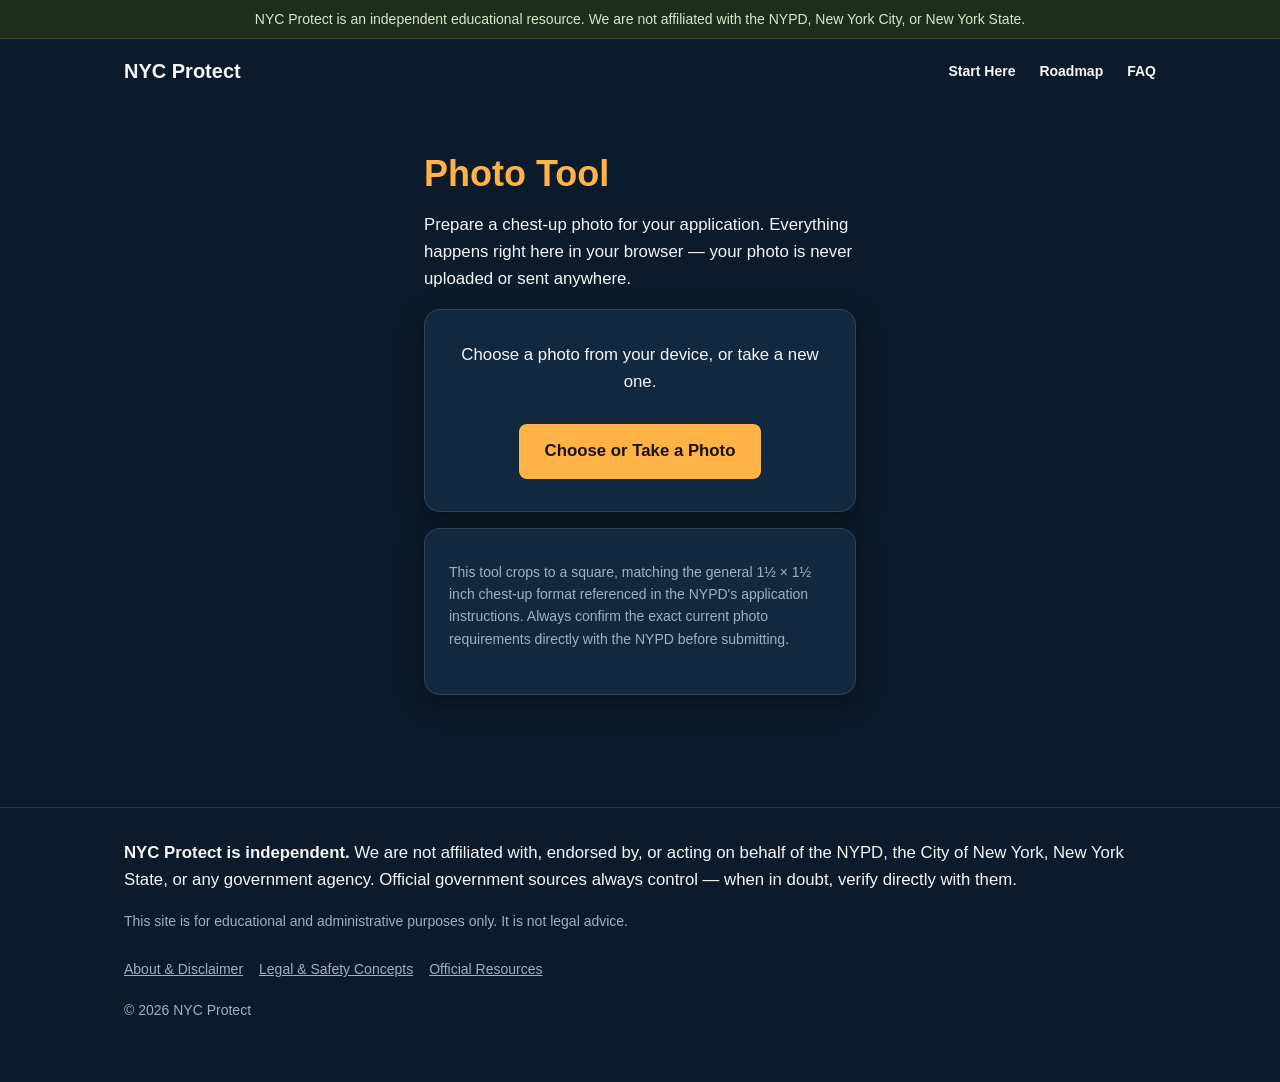
<file: photo-tool.html>
<!DOCTYPE html>
<html lang="en">
<head>
  <meta charset="UTF-8">
  <meta name="viewport" content="width=device-width, initial-scale=1.0">
  <title>NYC Protect — Photo Tool</title>
  <link rel="stylesheet" href="css/styles.css">
</head>
<body>

  <div id="site-header"></div>

  <main id="main-content">
    <section class="section">
      <div class="container stack" style="max-width: 480px;">

        <div class="stack">
          <h1>Photo Tool</h1>
          <p>Prepare a chest-up photo for your application. Everything happens right here in your browser — your photo is never uploaded or sent anywhere.</p>
        </div>

        <div id="photo-empty-state" class="card stack" style="text-align:center;">
          <p>Choose a photo from your device, or take a new one.</p>
          <label for="photo-input" class="btn btn-primary" style="justify-self:center;">Choose or Take a Photo</label>
          <input type="file" id="photo-input" accept="image/*">
        </div>

        <div id="photo-editor" class="card stack" hidden>
          <div class="photo-canvas-wrap">
            <canvas id="photo-canvas" width="600" height="600" role="img" aria-label="Your photo, cropped to a square. Drag to reposition, use the zoom slider below to resize."></canvas>
          </div>

          <div class="photo-controls">
            <label for="zoom-slider" class="text-muted">Drag the photo to reposition · use the slider to zoom</label>
            <input type="range" id="zoom-slider" min="1" max="3" step="0.01" value="1">
          </div>

          <div class="photo-actions">
            <label for="photo-input" class="btn btn-secondary">Choose a Different Photo</label>
            <button id="download-photo" class="btn btn-primary" type="button">Download Photo</button>
          </div>
        </div>

        <div class="card">
          <p class="text-muted">This tool crops to a square, matching the general 1½ × 1½ inch chest-up format referenced in the NYPD's application instructions. Always confirm the exact current photo requirements directly with the NYPD before submitting.</p>
        </div>

      </div>
    </section>
  </main>

  <div id="site-footer"></div>

  <script src="js/main.js"></script>
  <script src="js/photo-tool.js"></script>
</body>
</html>
</file>
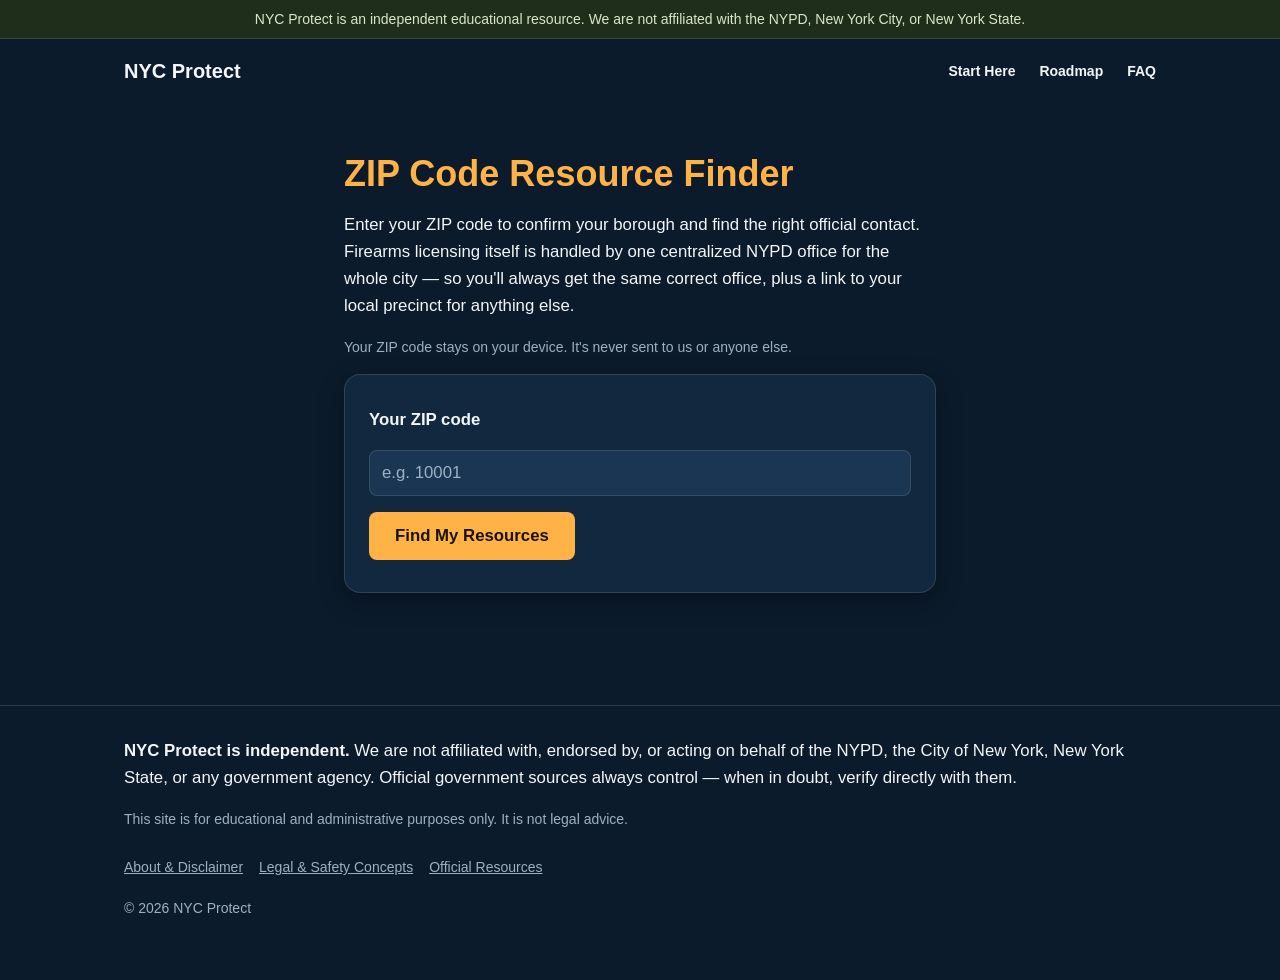
<file: resource-finder.html>
<!DOCTYPE html>
<html lang="en">
<head>
  <meta charset="UTF-8">
  <meta name="viewport" content="width=device-width, initial-scale=1.0">
  <title>NYC Protect — ZIP Code Resource Finder</title>
  <link rel="stylesheet" href="css/styles.css">
</head>
<body>

  <div id="site-header"></div>

  <main id="main-content">
    <section class="section">
      <div class="container stack" style="max-width: 640px;">

        <div class="stack">
          <h1>ZIP Code Resource Finder</h1>
          <p>Enter your ZIP code to confirm your borough and find the right official contact. Firearms licensing itself is handled by one centralized NYPD office for the whole city — so you'll always get the same correct office, plus a link to your local precinct for anything else.</p>
          <p class="text-muted">Your ZIP code stays on your device. It's never sent to us or anyone else.</p>
        </div>

        <form id="finder-form" class="card stack">
          <label for="finder-zip"><strong>Your ZIP code</strong></label>
          <input type="text" id="finder-zip" inputmode="numeric" pattern="[0-9]*" maxlength="5" placeholder="e.g. 10001" required>
          <button type="submit" class="btn btn-primary">Find My Resources</button>
        </form>

        <div id="finder-results" aria-live="polite" hidden></div>

      </div>
    </section>
  </main>

  <div id="site-footer"></div>

  <script src="js/main.js"></script>
  <script src="data/zip-resources.js"></script>
  <script src="js/resource-finder.js"></script>
</body>
</html>
</file>
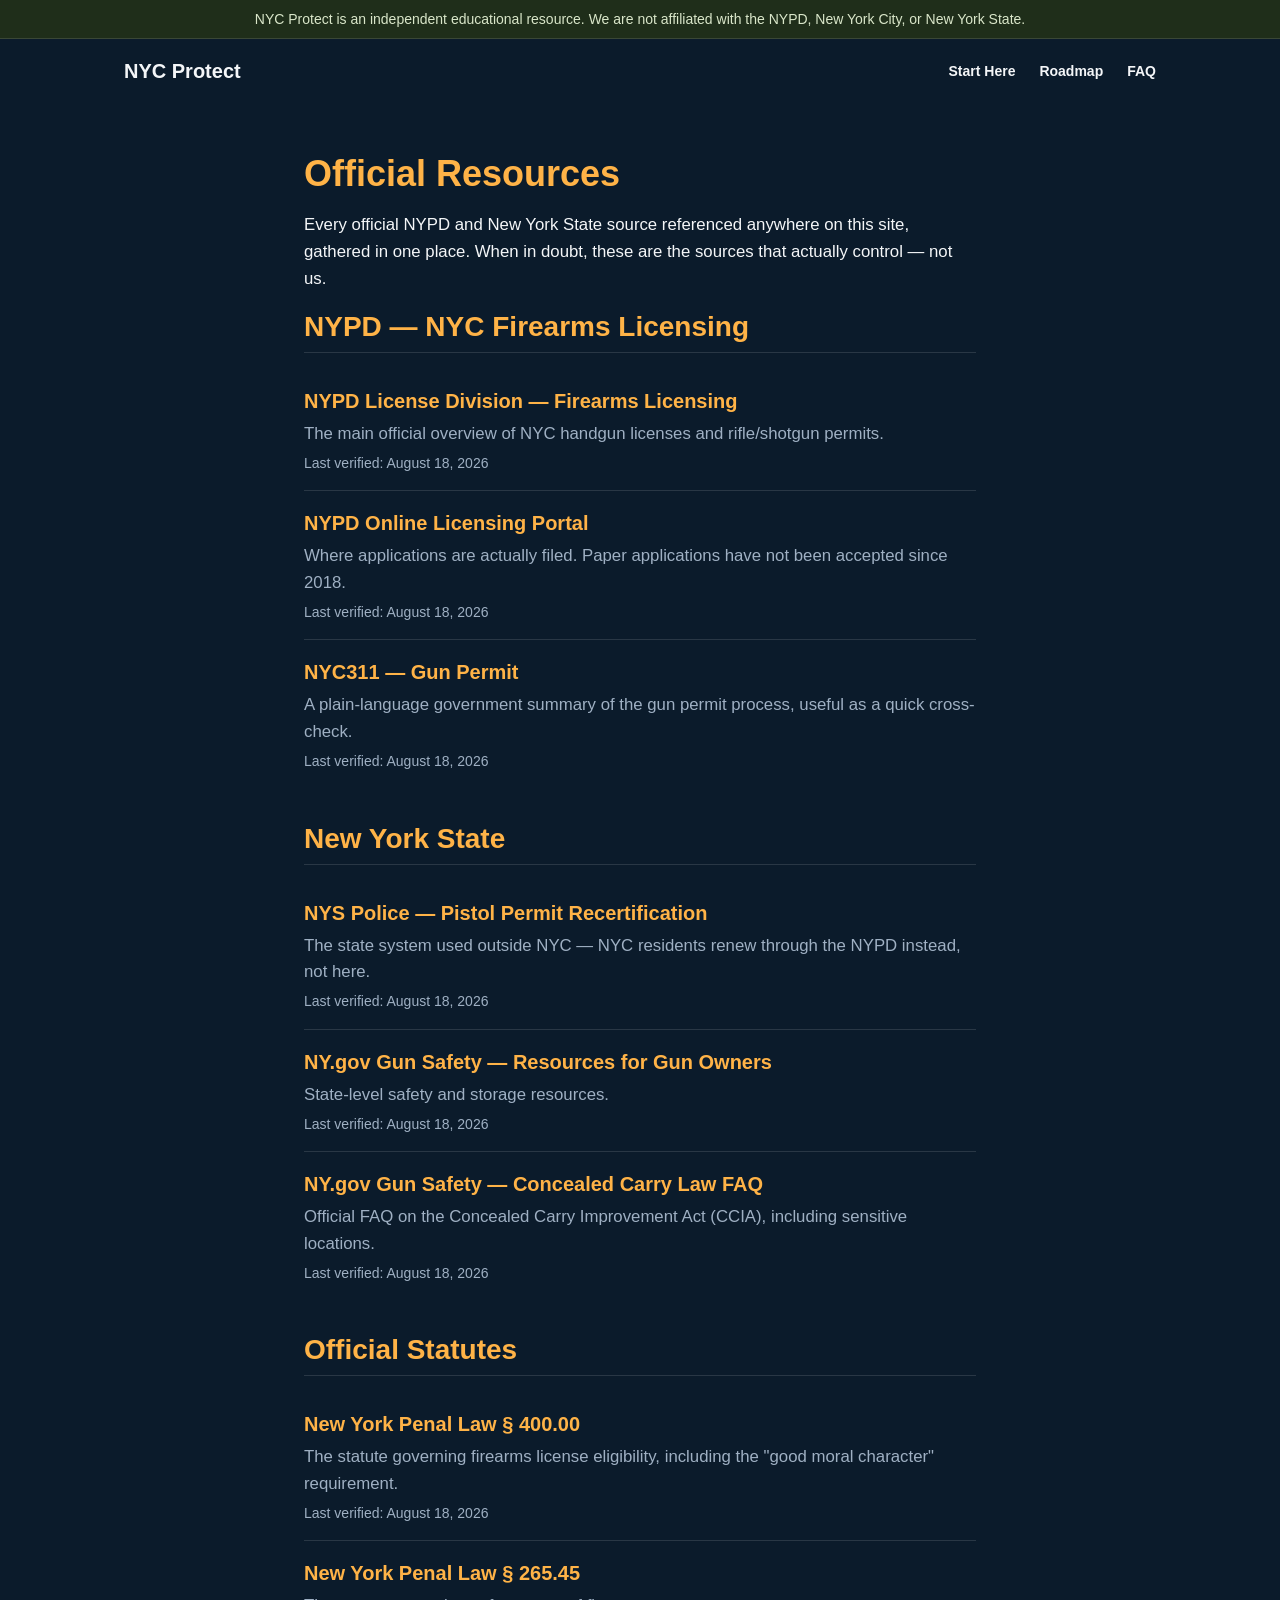
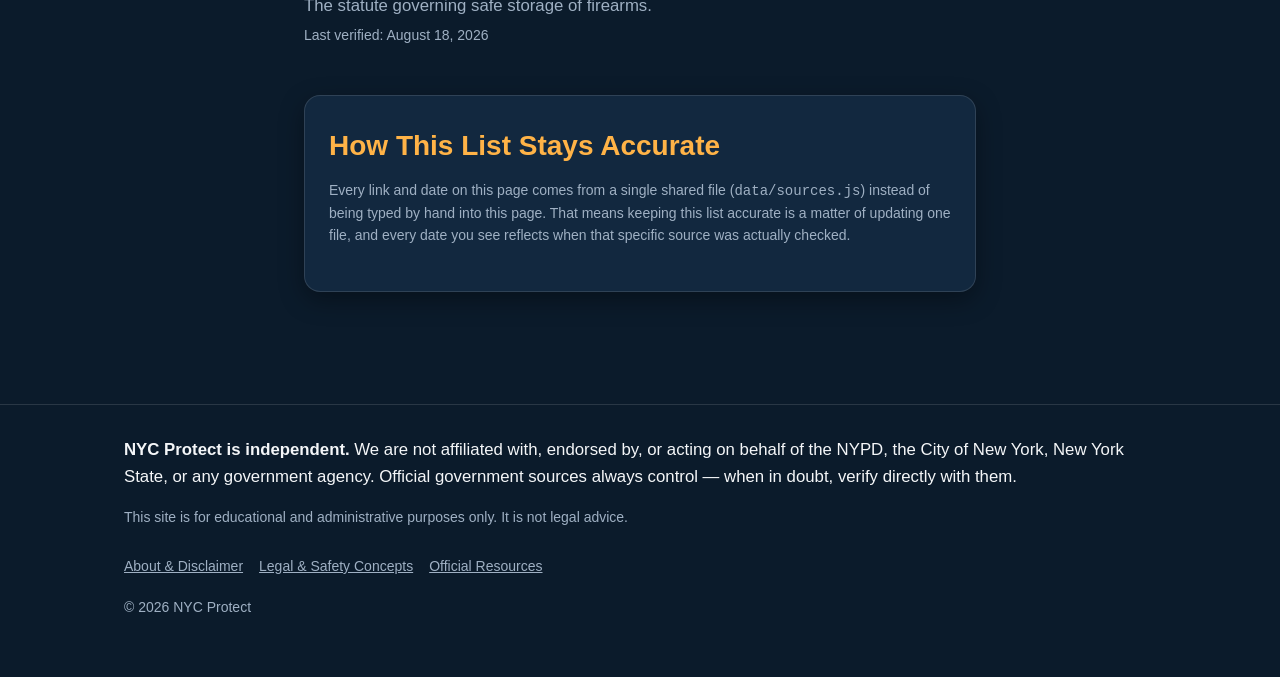
<file: resources.html>
<!DOCTYPE html>
<html lang="en">
<head>
  <meta charset="UTF-8">
  <meta name="viewport" content="width=device-width, initial-scale=1.0">
  <title>NYC Protect — Official Resources</title>
  <link rel="stylesheet" href="css/styles.css">
</head>
<body>

  <div id="site-header"></div>

  <main id="main-content">
    <section class="section">
      <div class="container stack">

        <div class="stack">
          <h1>Official Resources</h1>
          <p>Every official NYPD and New York State source referenced anywhere on this site, gathered in one place. When in doubt, these are the sources that actually control — not us.</p>
        </div>

        <div id="resource-list"><!-- Filled in automatically by js/resources.js --></div>

        <div class="card">
          <h2>How This List Stays Accurate</h2>
          <p class="text-muted">Every link and date on this page comes from a single shared file (<code>data/sources.js</code>) instead of being typed by hand into this page. That means keeping this list accurate is a matter of updating one file, and every date you see reflects when that specific source was actually checked.</p>
        </div>

      </div>
    </section>
  </main>

  <div id="site-footer"></div>

  <script src="js/main.js"></script>
  <script src="data/sources.js"></script>
  <script src="js/resources.js"></script>
</body>
</html>
</file>
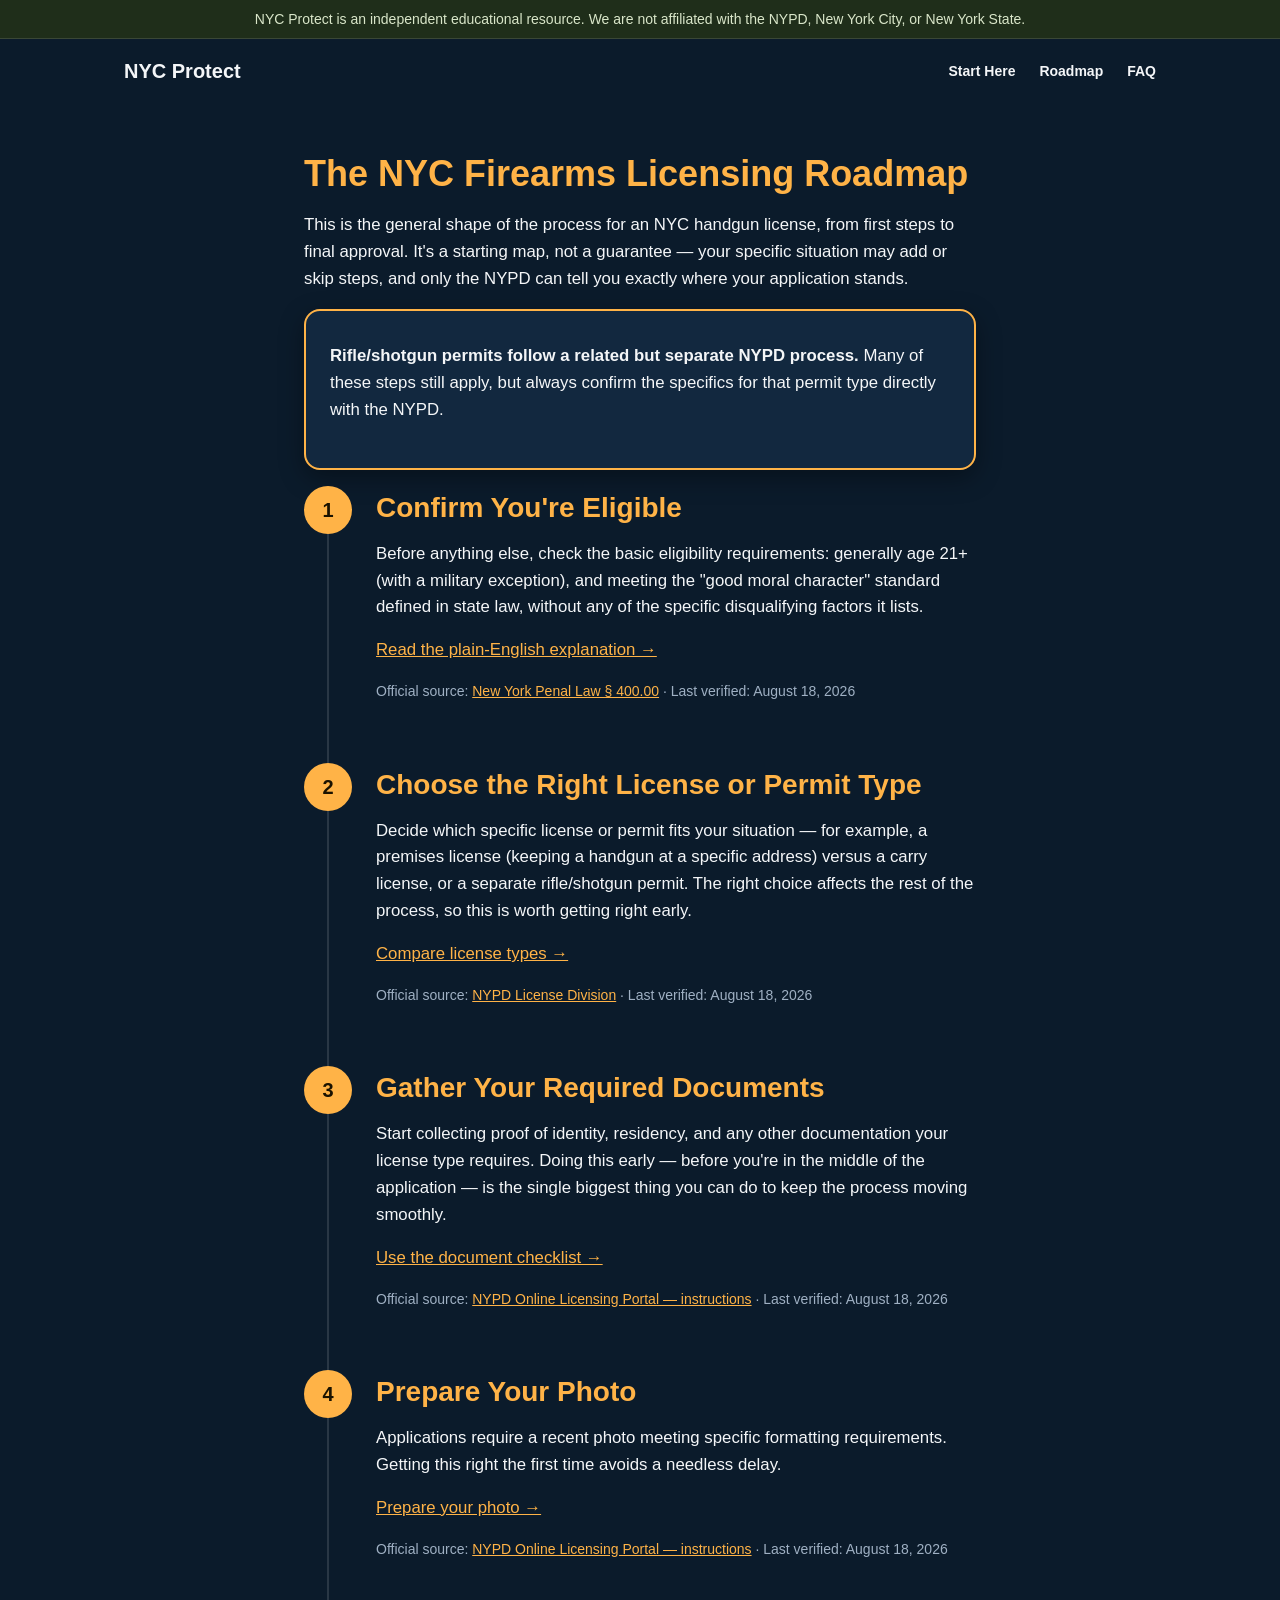
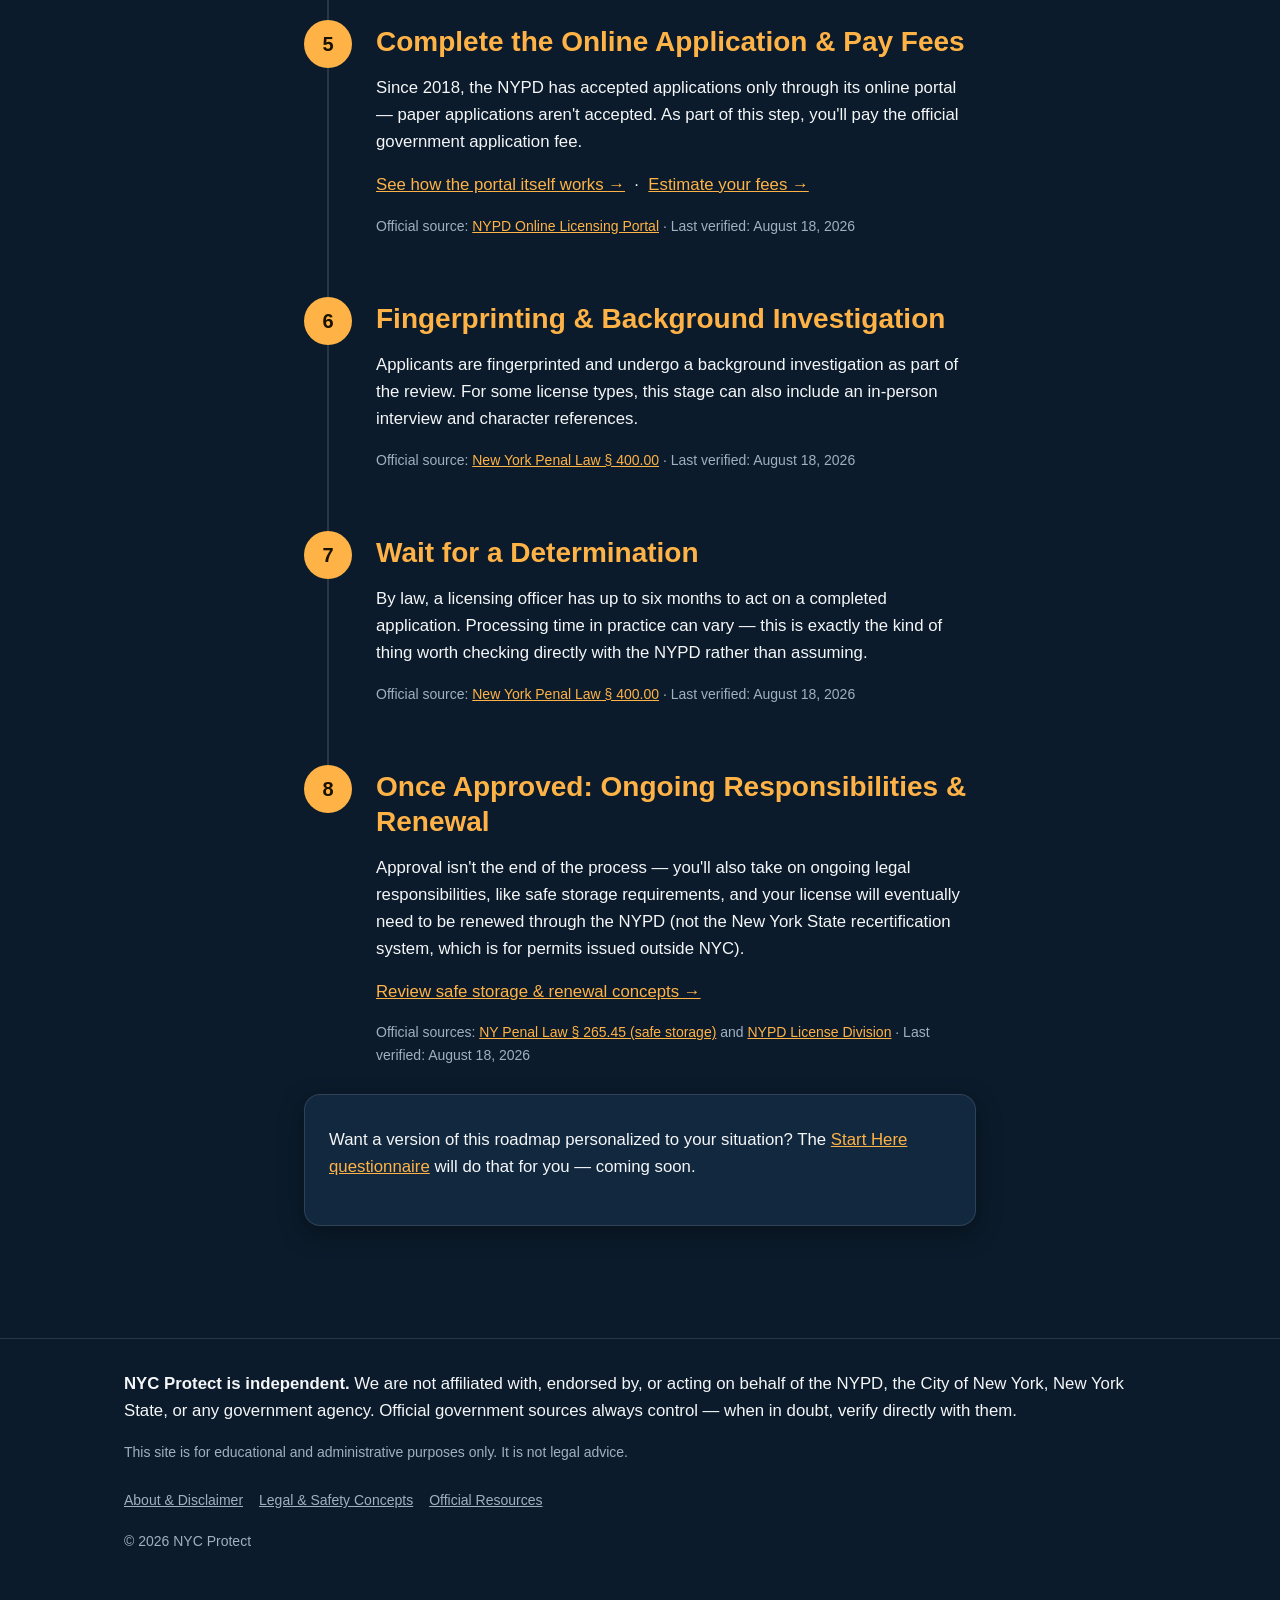
<file: roadmap.html>
<!DOCTYPE html>
<html lang="en">
<head>
  <meta charset="UTF-8">
  <meta name="viewport" content="width=device-width, initial-scale=1.0">
  <title>NYC Protect — Step-by-Step Roadmap</title>
  <link rel="stylesheet" href="css/styles.css">
</head>
<body>

  <div id="site-header"></div>

  <main id="main-content">
    <section class="section">
      <div class="container stack">

        <div class="stack">
          <h1>The NYC Firearms Licensing Roadmap</h1>
          <p>This is the general shape of the process for an NYC handgun license, from first steps to final approval. It's a starting map, not a guarantee — your specific situation may add or skip steps, and only the NYPD can tell you exactly where your application stands.</p>
          <div class="card resource-callout">
            <p><strong>Rifle/shotgun permits follow a related but separate NYPD process.</strong> Many of these steps still apply, but always confirm the specifics for that permit type directly with the NYPD.</p>
          </div>
        </div>

        <div class="roadmap">

          <div class="roadmap-step">
            <div class="roadmap-step__marker"><div class="roadmap-step__number">1</div></div>
            <div class="roadmap-step__content stack">
              <h2>Confirm You're Eligible</h2>
              <p>Before anything else, check the basic eligibility requirements: generally age 21+ (with a military exception), and meeting the "good moral character" standard defined in state law, without any of the specific disqualifying factors it lists.</p>
              <p><a href="legal-concepts.html">Read the plain-English explanation →</a></p>
              <p class="text-muted">Official source: <a href="https://www.nysenate.gov/legislation/laws/PEN/400.00" target="_blank" rel="noopener">New York Penal Law § 400.00</a> · Last verified: August 18, 2026</p>
            </div>
          </div>

          <div class="roadmap-step">
            <div class="roadmap-step__marker"><div class="roadmap-step__number">2</div></div>
            <div class="roadmap-step__content stack">
              <h2>Choose the Right License or Permit Type</h2>
              <p>Decide which specific license or permit fits your situation — for example, a premises license (keeping a handgun at a specific address) versus a carry license, or a separate rifle/shotgun permit. The right choice affects the rest of the process, so this is worth getting right early.</p>
              <p><a href="legal-concepts.html">Compare license types →</a></p>
              <p class="text-muted">Official source: <a href="https://www.nyc.gov/site/nypd/services/law-enforcement/permits-licenses-firearms.page" target="_blank" rel="noopener">NYPD License Division</a> · Last verified: August 18, 2026</p>
            </div>
          </div>

          <div class="roadmap-step">
            <div class="roadmap-step__marker"><div class="roadmap-step__number">3</div></div>
            <div class="roadmap-step__content stack">
              <h2>Gather Your Required Documents</h2>
              <p>Start collecting proof of identity, residency, and any other documentation your license type requires. Doing this early — before you're in the middle of the application — is the single biggest thing you can do to keep the process moving smoothly.</p>
              <p><a href="checklist.html">Use the document checklist →</a></p>
              <p class="text-muted">Official source: <a href="https://licensing.nypdonline.org/new-app-instruction/" target="_blank" rel="noopener">NYPD Online Licensing Portal — instructions</a> · Last verified: August 18, 2026</p>
            </div>
          </div>

          <div class="roadmap-step">
            <div class="roadmap-step__marker"><div class="roadmap-step__number">4</div></div>
            <div class="roadmap-step__content stack">
              <h2>Prepare Your Photo</h2>
              <p>Applications require a recent photo meeting specific formatting requirements. Getting this right the first time avoids a needless delay.</p>
              <p><a href="photo-tool.html">Prepare your photo →</a></p>
              <p class="text-muted">Official source: <a href="https://licensing.nypdonline.org/new-app-instruction/" target="_blank" rel="noopener">NYPD Online Licensing Portal — instructions</a> · Last verified: August 18, 2026</p>
            </div>
          </div>

          <div class="roadmap-step">
            <div class="roadmap-step__marker"><div class="roadmap-step__number">5</div></div>
            <div class="roadmap-step__content stack">
              <h2>Complete the Online Application &amp; Pay Fees</h2>
              <p>Since 2018, the NYPD has accepted applications only through its online portal — paper applications aren't accepted. As part of this step, you'll pay the official government application fee.</p>
              <p><a href="application-guide.html">See how the portal itself works →</a> &nbsp;·&nbsp; <a href="fee-calculator.html">Estimate your fees →</a></p>
              <p class="text-muted">Official source: <a href="https://licensing.nypdonline.org/new-app-instruction/" target="_blank" rel="noopener">NYPD Online Licensing Portal</a> · Last verified: August 18, 2026</p>
            </div>
          </div>

          <div class="roadmap-step">
            <div class="roadmap-step__marker"><div class="roadmap-step__number">6</div></div>
            <div class="roadmap-step__content stack">
              <h2>Fingerprinting &amp; Background Investigation</h2>
              <p>Applicants are fingerprinted and undergo a background investigation as part of the review. For some license types, this stage can also include an in-person interview and character references.</p>
              <p class="text-muted">Official source: <a href="https://www.nysenate.gov/legislation/laws/PEN/400.00" target="_blank" rel="noopener">New York Penal Law § 400.00</a> · Last verified: August 18, 2026</p>
            </div>
          </div>

          <div class="roadmap-step">
            <div class="roadmap-step__marker"><div class="roadmap-step__number">7</div></div>
            <div class="roadmap-step__content stack">
              <h2>Wait for a Determination</h2>
              <p>By law, a licensing officer has up to six months to act on a completed application. Processing time in practice can vary — this is exactly the kind of thing worth checking directly with the NYPD rather than assuming.</p>
              <p class="text-muted">Official source: <a href="https://www.nysenate.gov/legislation/laws/PEN/400.00" target="_blank" rel="noopener">New York Penal Law § 400.00</a> · Last verified: August 18, 2026</p>
            </div>
          </div>

          <div class="roadmap-step">
            <div class="roadmap-step__marker"><div class="roadmap-step__number">8</div></div>
            <div class="roadmap-step__content stack">
              <h2>Once Approved: Ongoing Responsibilities &amp; Renewal</h2>
              <p>Approval isn't the end of the process — you'll also take on ongoing legal responsibilities, like safe storage requirements, and your license will eventually need to be renewed through the NYPD (not the New York State recertification system, which is for permits issued outside NYC).</p>
              <p><a href="legal-concepts.html">Review safe storage &amp; renewal concepts →</a></p>
              <p class="text-muted">Official sources: <a href="https://www.nysenate.gov/legislation/laws/PEN/265.45" target="_blank" rel="noopener">NY Penal Law § 265.45 (safe storage)</a> and <a href="https://www.nyc.gov/site/nypd/services/law-enforcement/permits-licenses-firearms.page" target="_blank" rel="noopener">NYPD License Division</a> · Last verified: August 18, 2026</p>
            </div>
          </div>

        </div>

        <div class="card">
          <p>Want a version of this roadmap personalized to your situation? The <a href="start-here.html">Start Here questionnaire</a> will do that for you — coming soon.</p>
        </div>

      </div>
    </section>
  </main>

  <div id="site-footer"></div>

  <script src="js/main.js"></script>
</body>
</html>
</file>
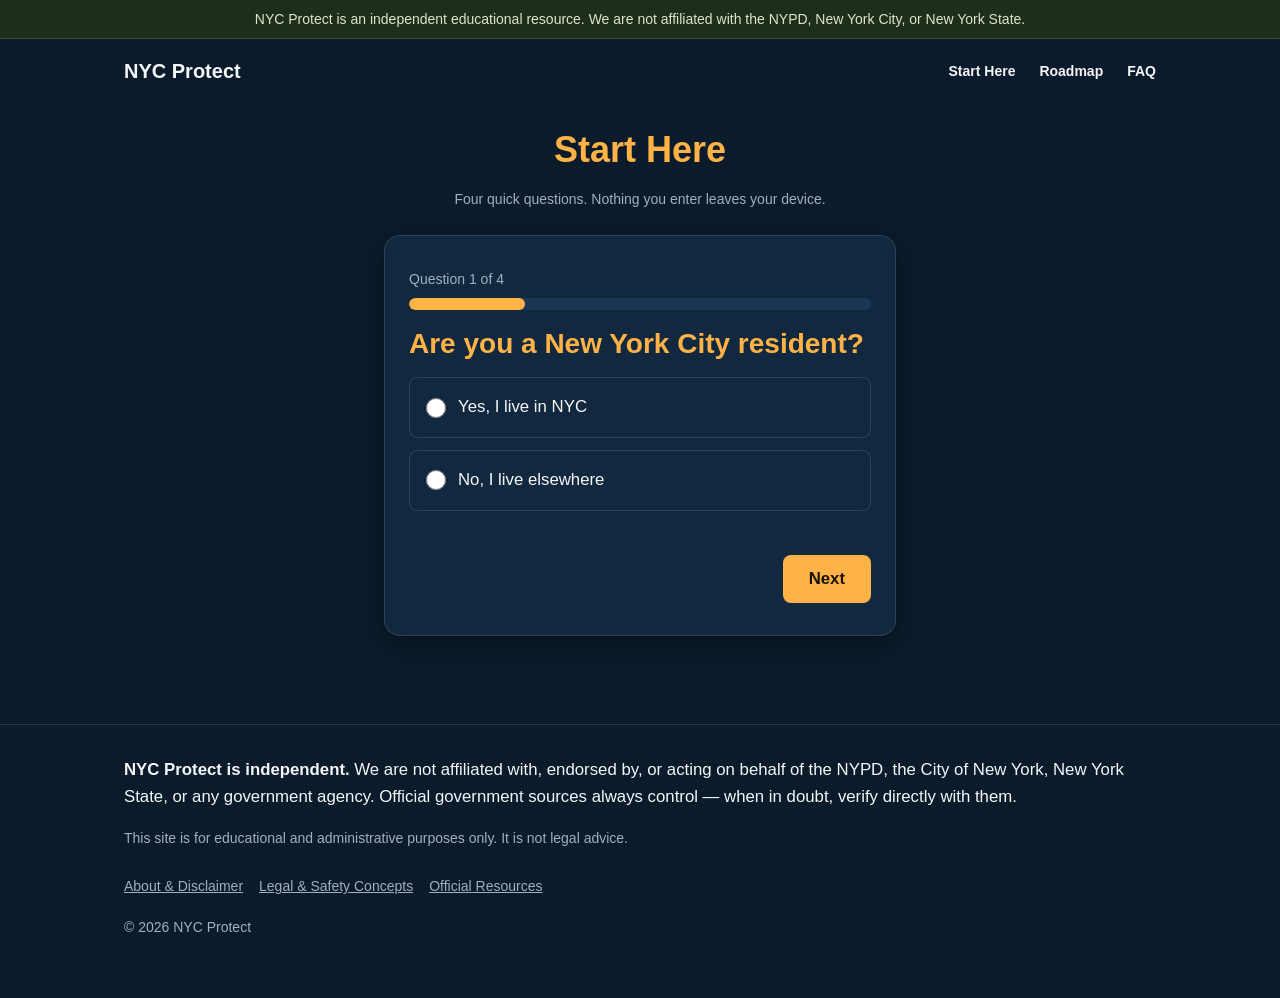
<file: start-here.html>
<!DOCTYPE html>
<html lang="en">
<head>
  <meta charset="UTF-8">
  <meta name="viewport" content="width=device-width, initial-scale=1.0">
  <title>NYC Protect — Start Here</title>
  <link rel="stylesheet" href="css/styles.css">
</head>
<body>

  <div id="site-header"></div>

  <main id="main-content" class="page-center">
    <div class="container" style="max-width: 560px;">

      <div class="stack" style="margin-bottom: var(--space-5); text-align:center;">
        <h1>Start Here</h1>
        <p class="text-muted">Four quick questions. Nothing you enter leaves your device.</p>
      </div>

      <!-- THE WIZARD -->
      <div id="wizard-card" class="card stack">

        <div>
          <p id="wizard-progress-text" class="wizard-progress-text text-muted" aria-live="polite">Question 1 of 4</p>
          <div class="progress-bar"><div id="wizard-progress-fill" class="progress-bar__fill"></div></div>
        </div>

        <!-- Step 1 -->
        <fieldset class="wizard-step" data-step="1">
          <legend class="wizard-legend">Are you a New York City resident?</legend>
          <label class="wizard-option">
            <input type="radio" name="resident" value="yes">
            Yes, I live in NYC
          </label>
          <label class="wizard-option">
            <input type="radio" name="resident" value="no">
            No, I live elsewhere
          </label>
        </fieldset>

        <!-- Step 2 -->
        <fieldset class="wizard-step" data-step="2" hidden>
          <legend class="wizard-legend">Is this your first license, or a renewal?</legend>
          <label class="wizard-option">
            <input type="radio" name="applicationType" value="first-time">
            This is my first time applying
          </label>
          <label class="wizard-option">
            <input type="radio" name="applicationType" value="renewal">
            I'm renewing an existing license
          </label>
        </fieldset>

        <!-- Step 3 -->
        <fieldset class="wizard-step" data-step="3" hidden>
          <legend class="wizard-legend">Which are you applying for?</legend>
          <label class="wizard-option">
            <input type="radio" name="licenseType" value="premises">
            Handgun — Premises License
          </label>
          <label class="wizard-option">
            <input type="radio" name="licenseType" value="carry">
            Handgun — Carry License
          </label>
          <label class="wizard-option">
            <input type="radio" name="licenseType" value="rifle-shotgun">
            Rifle / Shotgun Permit
          </label>
          <label class="wizard-option">
            <input type="radio" name="licenseType" value="not-sure">
            I'm not sure yet
          </label>
        </fieldset>

        <!-- Step 4 -->
        <div class="wizard-step" data-step="4" hidden>
          <h2>What's your ZIP code? <span class="text-muted">(optional)</span></h2>
          <p class="text-muted">This stays on your device — we'll use it later to point you to local resources.</p>
          <label for="wizard-zip" class="text-muted">ZIP code</label>
          <input type="text" id="wizard-zip" inputmode="numeric" pattern="[0-9]*" maxlength="5" placeholder="e.g. 10001">
        </div>

        <p id="wizard-validation-message" class="wizard-validation-message" aria-live="polite"></p>

        <div class="wizard-nav">
          <button id="wizard-back" class="btn btn-secondary" type="button">Back</button>
          <button id="wizard-next" class="btn btn-primary" type="button">Next</button>
        </div>
      </div>

      <!-- RESULTS (filled in by js/wizard.js) -->
      <div id="wizard-results" class="card stack" aria-live="polite" hidden></div>

    </div>
  </main>

  <div id="site-footer"></div>

  <script src="js/main.js"></script>
  <script src="js/wizard.js"></script>
</body>
</html>
</file>
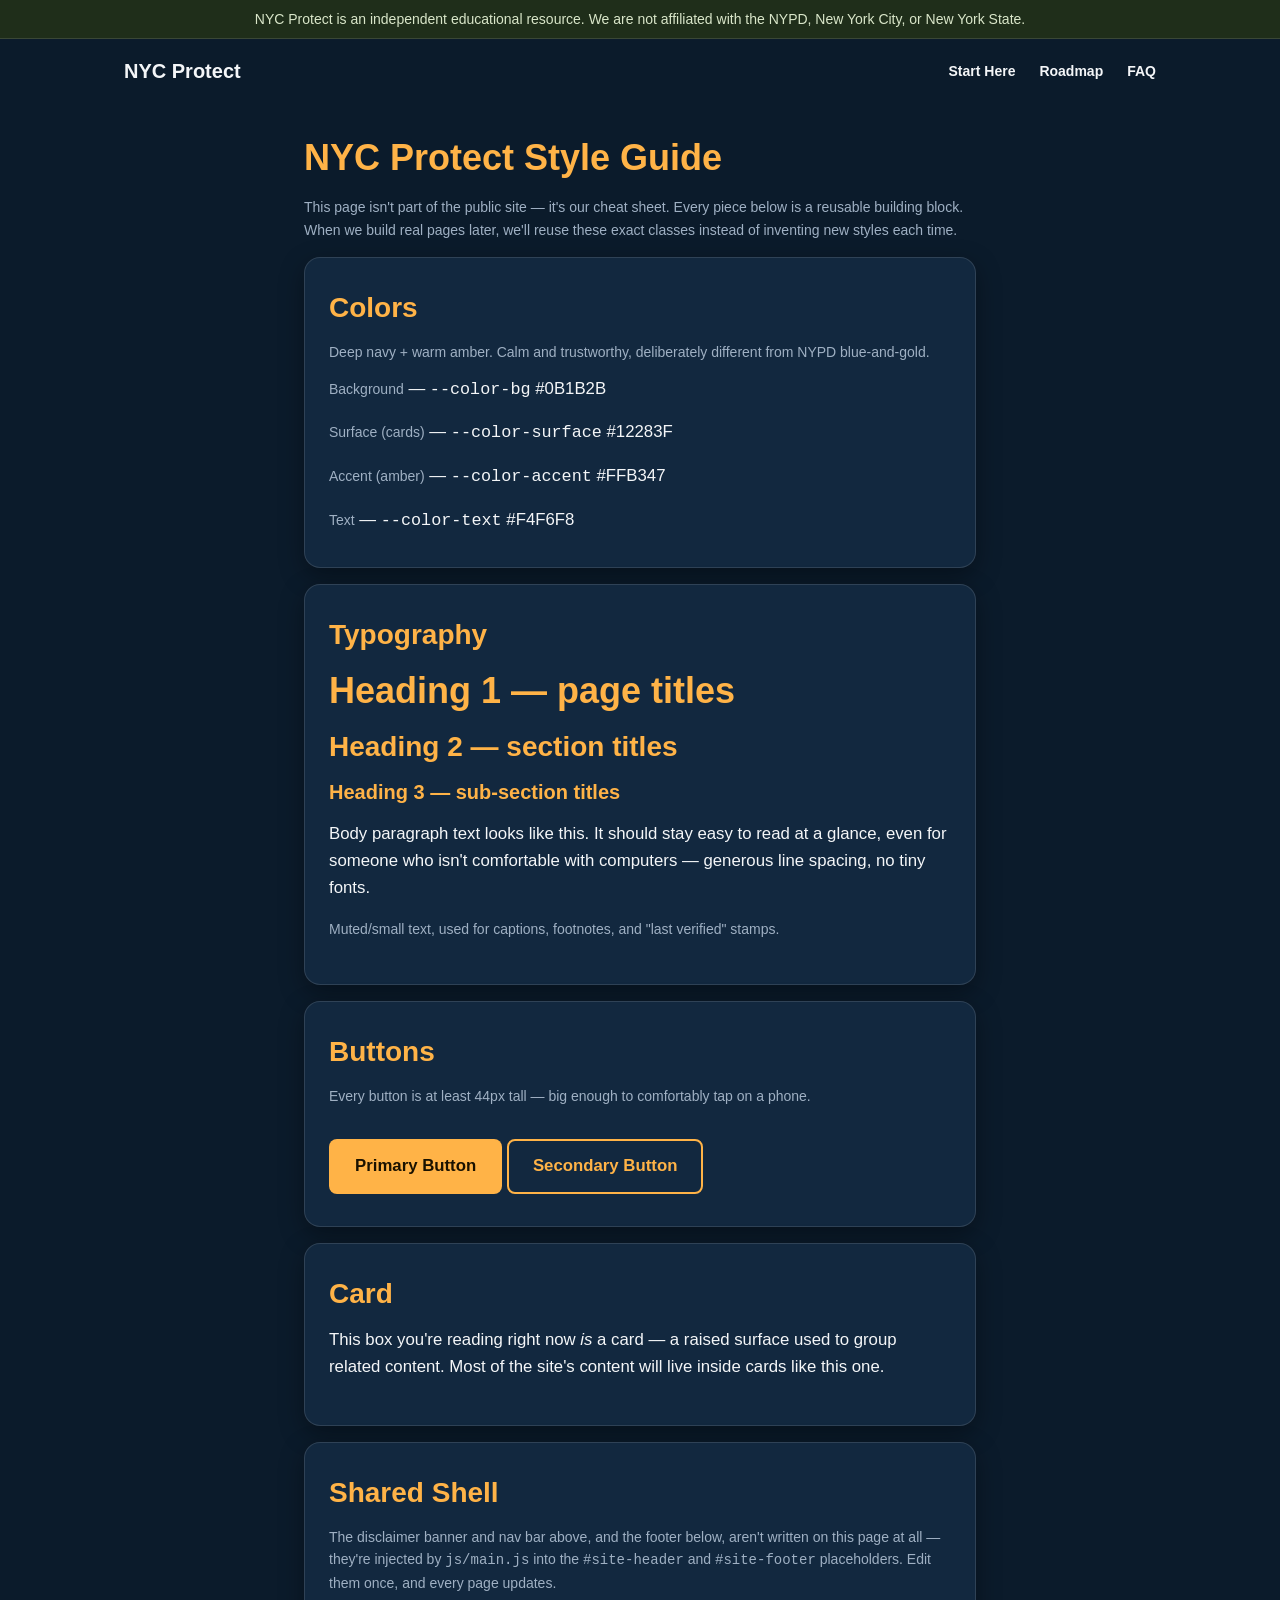
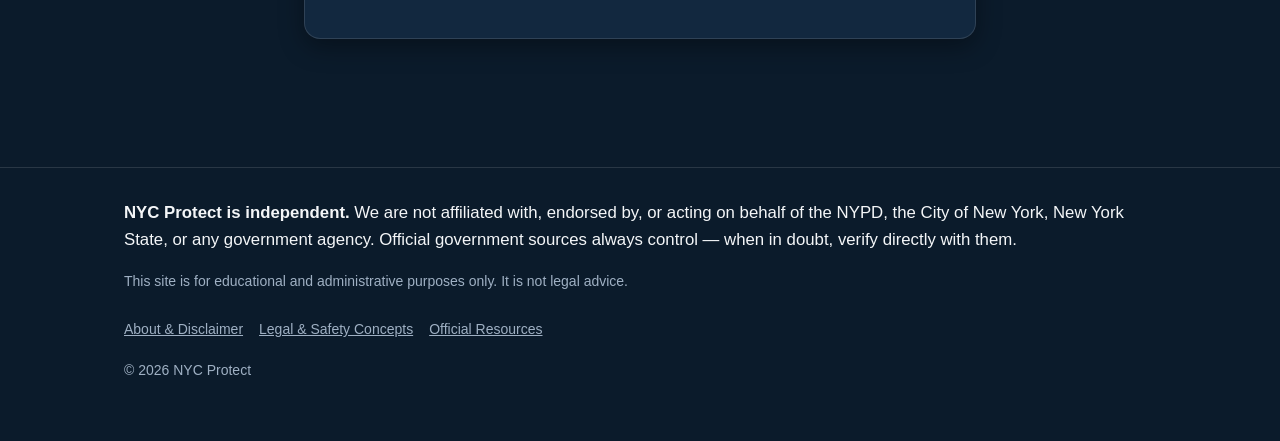
<file: style-guide.html>
<!DOCTYPE html>
<html lang="en">
<head>
  <meta charset="UTF-8">
  <meta name="viewport" content="width=device-width, initial-scale=1.0">
  <title>NYC Protect — Style Guide (internal reference)</title>
  <link rel="stylesheet" href="css/styles.css">
</head>
<body>

  <div id="site-header"></div>

  <div class="container stack" style="padding-top: 32px; padding-bottom: 64px;">

    <div>
      <h1>NYC Protect Style Guide</h1>
      <p class="text-muted">This page isn't part of the public site — it's our cheat sheet. Every piece below is a reusable building block. When we build real pages later, we'll reuse these exact classes instead of inventing new styles each time.</p>
    </div>

    <!-- COLORS -->
    <div class="card">
      <h2>Colors</h2>
      <p class="text-muted">Deep navy + warm amber. Calm and trustworthy, deliberately different from NYPD blue-and-gold.</p>
      <div class="stack">
        <div><span class="text-muted">Background</span> — <code>--color-bg</code> #0B1B2B</div>
        <div><span class="text-muted">Surface (cards)</span> — <code>--color-surface</code> #12283F</div>
        <div><span class="text-muted">Accent (amber)</span> — <code>--color-accent</code> #FFB347</div>
        <div><span class="text-muted">Text</span> — <code>--color-text</code> #F4F6F8</div>
      </div>
    </div>

    <!-- TYPOGRAPHY -->
    <div class="card stack">
      <h2>Typography</h2>
      <h1>Heading 1 — page titles</h1>
      <h2>Heading 2 — section titles</h2>
      <h3>Heading 3 — sub-section titles</h3>
      <p>Body paragraph text looks like this. It should stay easy to read at a glance, even for someone who isn't comfortable with computers — generous line spacing, no tiny fonts.</p>
      <p class="text-muted">Muted/small text, used for captions, footnotes, and "last verified" stamps.</p>
    </div>

    <!-- BUTTONS -->
    <div class="card stack">
      <h2>Buttons</h2>
      <p class="text-muted">Every button is at least 44px tall — big enough to comfortably tap on a phone.</p>
      <div class="stack">
        <a href="#" class="btn btn-primary">Primary Button</a>
        <a href="#" class="btn btn-secondary">Secondary Button</a>
      </div>
    </div>

    <!-- CARD -->
    <div class="card">
      <h2>Card</h2>
      <p>This box you're reading right now <em>is</em> a card — a raised surface used to group related content. Most of the site's content will live inside cards like this one.</p>
    </div>

    <!-- NAV + DISCLAIMER BANNER + FOOTER -->
    <div class="card">
      <h2>Shared Shell</h2>
      <p class="text-muted">The disclaimer banner and nav bar above, and the footer below, aren't written on this page at all — they're injected by <code>js/main.js</code> into the <code>#site-header</code> and <code>#site-footer</code> placeholders. Edit them once, and every page updates.</p>
    </div>

  </div>

  <div id="site-footer"></div>

  <script src="js/main.js"></script>
</body>
</html>
</file>
<file: css/styles.css>
/* ===========================================================
   NYC Protect — Design System
   -----------------------------------------------------------
   This file has two parts:
     1) TOKENS  — the raw design values (colors, sizes, spacing)
                  stored once as "CSS variables."
     2) COMPONENTS — reusable page pieces (buttons, cards, etc.)
                      built FROM those tokens.

   The rule going forward: never write a raw color or size again.
   Always reach for a variable (like var(--color-accent)) or a
   component class (like .btn-primary). Change a token once here,
   and every page that uses it updates automatically.
   =========================================================== */


/* -----------------------------------------------------------
   1) TOKENS
   ":root" means "the whole document." Anything defined here,
   starting with "--", is a variable we can reuse anywhere with
   var(--name-of-variable).
   ----------------------------------------------------------- */
:root {

  /* --- Color palette ---
     Deep navy + warm amber: calm and trustworthy, and
     deliberately NOT NYPD blue-and-gold, so nothing here is
     ever mistaken for an official government color scheme. */
  --color-bg:          #0B1B2B; /* page background */
  --color-surface:     #12283F; /* cards, panels */
  --color-surface-alt: #1A3653; /* hover / slightly-raised surface */
  --color-border:      rgba(255, 255, 255, 0.12);

  --color-text:        #F4F6F8; /* main text on dark background */
  --color-text-muted:  #9FB0C3; /* secondary/small text */

  --color-accent:      #FFB347; /* amber — primary buttons, headings, highlights */
  --color-accent-dark: #E0993A; /* amber, darker — hover state */

  --color-banner-bg:   #1F2E1A; /* muted, low-alarm background for the disclaimer banner */
  --color-banner-text: #D9E6C9;

  /* --- Typography scale ---
     "rem" units are relative to the browser's base font size,
     which respects a user's accessibility settings (someone who
     has increased their default text size gets bigger text here
     too — using "px" instead would ignore that). */
  --font-base: -apple-system, BlinkMacSystemFont, "Segoe UI", Roboto, Helvetica, Arial, sans-serif;

  --fs-sm:   0.875rem;  /* small print */
  --fs-base: 1.05rem;   /* body text */
  --fs-lg:   1.25rem;   /* subheadings */
  --fs-xl:   1.75rem;   /* h2 */
  --fs-2xl:  2.25rem;   /* h1 */

  --lh-base: 1.6; /* line-height: comfortable reading, good for accessibility */

  /* --- Spacing scale ---
     Using a consistent set of spacing values (instead of random
     numbers everywhere) is what makes a site LOOK designed
     instead of thrown together. */
  --space-1: 4px;
  --space-2: 8px;
  --space-3: 12px;
  --space-4: 16px;
  --space-5: 24px;
  --space-6: 32px;
  --space-7: 48px;
  --space-8: 64px;

  /* --- Shape & shadow --- */
  --radius-sm: 8px;
  --radius-md: 16px;
  --shadow-card: 0 8px 24px rgba(0, 0, 0, 0.35);

  /* --- Minimum tap target size ---
     Apple/Google/W3C accessibility guidelines all recommend at
     least 44px so buttons are easy to tap on a phone. */
  --tap-target: 44px;
}


/* -----------------------------------------------------------
   RESET & BASE
   A few browser defaults reset so all browsers start the same.
   ----------------------------------------------------------- */
* {
  margin: 0;
  padding: 0;
  box-sizing: border-box;
}

html {
  /* Smooth scrolling when jumping to an in-page link (e.g. FAQ anchors) */
  scroll-behavior: smooth;
}

body {
  font-family: var(--font-base);
  background-color: var(--color-bg);
  color: var(--color-text);
  font-size: var(--fs-base);
  line-height: var(--lh-base);
  -webkit-font-smoothing: antialiased;

  /* "Sticky footer" layout: stack header/main/footer vertically
     and force the body to be at least the full screen height, so
     the footer always sits at the bottom of the screen even when
     a page's content is short — never floating awkwardly in the
     middle. */
  min-height: 100vh;
  display: flex;
  flex-direction: column;
}

/* Headings all share the amber accent and consistent spacing */
h1, h2, h3 {
  color: var(--color-accent);
  line-height: 1.25;
  margin-bottom: var(--space-4);
}
h1 { font-size: var(--fs-2xl); }
h2 { font-size: var(--fs-xl); }
h3 { font-size: var(--fs-lg); }

p {
  margin-bottom: var(--space-3);
}

.text-muted {
  color: var(--color-text-muted);
  font-size: var(--fs-sm);
}

/* A plain-language bulleted list for article-style content pages
   (About, Legal Concepts, FAQ answers, etc). */
.content-list {
  padding-left: var(--space-5);
  display: flex;
  flex-direction: column;
  gap: var(--space-2);
}

a {
  color: var(--color-accent);
}

/* Accessibility: a strong, visible outline for anyone navigating
   by keyboard (Tab key) instead of a mouse. Never remove this —
   it's one of the most important accessibility features on a site. */
:focus-visible {
  outline: 3px solid var(--color-accent);
  outline-offset: 2px;
}


/* -----------------------------------------------------------
   LAYOUT HELPERS
   ----------------------------------------------------------- */

/* .container centers content and keeps it from stretching too
   wide on a big desktop monitor, while staying full-width and
   padded on a phone (mobile-first). */
.container {
  width: 100%;
  max-width: 720px;
  margin: 0 auto;
  padding: 0 var(--space-5);
}

/* A wider variant for homepage sections that use multi-column
   grids (trust strip, feature tiles) — text-heavy pages like the
   style guide stay at the narrower, easier-to-read width. */
.container--wide {
  width: 100%;
  max-width: 1080px;
  margin: 0 auto;
  padding: 0 var(--space-5);
}

/* A visually distinct horizontal band, used to break the
   homepage into readable sections. --alt swaps to the slightly
   lighter surface color so sections alternate instead of
   blurring together. */
.section {
  padding: var(--space-7) 0;
}
.section--alt {
  background-color: var(--color-surface);
}

/* Every page's <main> fills whatever space is left between the
   header and footer, so short pages still push the footer all
   the way to the bottom of the screen (the "sticky footer"
   layout mentioned above). */
main {
  flex: 1 0 auto;
}

/* .page-center vertically centers a single block of content —
   for simple pages (like our placeholder pages) that are just
   one card in the middle of the screen. */
.page-center {
  flex: 1 0 auto;
  display: flex;
  align-items: center;
  justify-content: center;
  padding: var(--space-5);
}

.stack > * + * {
  /* Adds consistent spacing BETWEEN stacked elements without
     needing margin on every single one individually. */
  margin-top: var(--space-4);
}


/* -----------------------------------------------------------
   COMPONENT: Disclaimer Banner
   Appears on every page per our plan — always visible, never
   optional, so nobody mistakes this for an official government
   site.
   ----------------------------------------------------------- */
.disclaimer-banner {
  background-color: var(--color-banner-bg);
  color: var(--color-banner-text);
  font-size: var(--fs-sm);
  text-align: center;
  padding: var(--space-2) var(--space-4);
  border-bottom: 1px solid var(--color-border);
}

.disclaimer-banner a {
  color: var(--color-banner-text);
  text-decoration: underline;
}


/* -----------------------------------------------------------
   COMPONENT: Site Navigation
   Currently just the "NYC Protect" home link. Built as a flex
   row with space-between so we can add more links (Roadmap,
   Checklist, etc.) on the right side later without restructuring
   anything.
   ----------------------------------------------------------- */
.site-nav {
  padding: var(--space-4) 0;
}

.site-nav__inner {
  display: flex;
  align-items: center;
  justify-content: space-between;
}

.site-nav__brand {
  font-size: var(--fs-lg);
  font-weight: 700;
  color: var(--color-text);
  text-decoration: none;
  white-space: nowrap;
}
.site-nav__brand:hover {
  color: var(--color-accent);
}

.site-nav__links {
  display: flex;
  gap: var(--space-5);
  list-style: none;
  /* On a narrow phone screen, let the links scroll sideways
     instead of wrapping into a cramped multi-line mess. */
  overflow-x: auto;
}
.site-nav__links a {
  color: var(--color-text);
  text-decoration: none;
  font-size: var(--fs-sm);
  font-weight: 600;
  white-space: nowrap;
}
.site-nav__links a:hover {
  color: var(--color-accent);
}

.site-footer__links {
  display: flex;
  flex-wrap: wrap;
  gap: var(--space-4);
  list-style: none;
  padding-top: var(--space-2);
}
.site-footer__links a {
  color: var(--color-text-muted);
  font-size: var(--fs-sm);
}


/* -----------------------------------------------------------
   COMPONENT: Site Footer
   Appears at the bottom of every page, restating our
   independence from NYPD/NYC/NYS and that this isn't legal
   advice — a permanent, unmissable safety net.
   ----------------------------------------------------------- */
.site-footer {
  flex: 0 0 auto;
  border-top: 1px solid var(--color-border);
  padding: var(--space-6) 0 var(--space-7);
  margin-top: var(--space-8);
}


/* -----------------------------------------------------------
   COMPONENT: Card
   A raised surface used to group related content — the base
   building block for most of the site's pages.
   ----------------------------------------------------------- */
.card {
  background-color: var(--color-surface);
  border: 1px solid var(--color-border);
  border-radius: var(--radius-md);
  box-shadow: var(--shadow-card);
  padding: var(--space-6) var(--space-5);
}

.card--center {
  text-align: center;
  max-width: 480px;
}


/* -----------------------------------------------------------
   COMPONENT: Buttons
   .btn is the shared base. Add .btn-primary or .btn-secondary
   for the specific style. Every button meets the 44px minimum
   tap-target height for easy use on a phone.
   ----------------------------------------------------------- */
.btn {
  display: inline-flex;
  align-items: center;
  justify-content: center;
  min-height: var(--tap-target);
  padding: var(--space-3) var(--space-5);
  border-radius: var(--radius-sm);
  border: 2px solid transparent;
  font-size: var(--fs-base);
  font-weight: 600;
  text-decoration: none;
  cursor: pointer;
  transition: background-color 0.15s ease, border-color 0.15s ease;
}

.btn-primary {
  background-color: var(--color-accent);
  color: #1A1200; /* dark text on the light amber button for strong contrast */
}
.btn-primary:hover {
  background-color: var(--color-accent-dark);
}

.btn-secondary {
  background-color: transparent;
  border-color: var(--color-accent);
  color: var(--color-accent);
}
.btn-secondary:hover {
  background-color: var(--color-surface-alt);
}


/* -----------------------------------------------------------
   COMPONENT: Hero
   The big introduction at the top of the homepage. "clamp()"
   makes the headline scale smoothly between a minimum and
   maximum size as the screen gets wider — big and bold on a
   monitor, never oversized on a phone.
   ----------------------------------------------------------- */
.hero {
  text-align: center;
  padding: var(--space-7) 0 var(--space-6);
}
.hero__title {
  font-size: clamp(1.75rem, 5vw, 2.75rem);
  margin-bottom: var(--space-4);
}
.hero__subtitle {
  color: var(--color-text-muted);
  font-size: var(--fs-lg);
  max-width: 560px;
  margin: 0 auto var(--space-6);
}
.hero__actions {
  display: flex;
  flex-wrap: wrap;
  gap: var(--space-4);
  justify-content: center;
}


/* -----------------------------------------------------------
   COMPONENT: Trust Strip
   Short reassurances with a simple icon — free, no account,
   local-only data, sourced claims.
   ----------------------------------------------------------- */
.trust-grid {
  display: grid;
  grid-template-columns: repeat(auto-fit, minmax(160px, 1fr));
  gap: var(--space-5);
}
.trust-item {
  display: flex;
  flex-direction: column;
  align-items: center;
  text-align: center;
  gap: var(--space-2);
}
.trust-item__icon {
  width: 40px;
  height: 40px;
  border-radius: 50%;
  border: 2px solid var(--color-accent);
  color: var(--color-accent);
  display: flex;
  align-items: center;
  justify-content: center;
  flex-shrink: 0;
}
.trust-item__label {
  font-size: var(--fs-sm);
  font-weight: 600;
}


/* -----------------------------------------------------------
   COMPONENT: Feature Grid
   The tiles linking to each tool (Roadmap, Checklist, etc).
   Reuses .card, so tiles automatically match every other card
   on the site.
   ----------------------------------------------------------- */
.feature-grid {
  display: grid;
  grid-template-columns: repeat(auto-fit, minmax(240px, 1fr));
  gap: var(--space-5);
}
.feature-card {
  display: flex;
  flex-direction: column;
  gap: var(--space-2);
}
.feature-card h3 {
  margin-bottom: 0;
}
.feature-card p {
  color: var(--color-text-muted);
  flex-grow: 1;
}
.feature-card a {
  font-weight: 600;
  text-decoration: none;
}
.feature-card a:hover {
  text-decoration: underline;
}


/* -----------------------------------------------------------
   COMPONENT: How It Works (steps)
   ----------------------------------------------------------- */
.steps {
  display: grid;
  grid-template-columns: repeat(auto-fit, minmax(200px, 1fr));
  gap: var(--space-6);
  text-align: center;
}
.step-item__number {
  width: 48px;
  height: 48px;
  margin: 0 auto var(--space-3);
  border-radius: 50%;
  background-color: var(--color-accent);
  color: #1A1200;
  font-weight: 700;
  font-size: var(--fs-lg);
  display: flex;
  align-items: center;
  justify-content: center;
}
.step-item p {
  color: var(--color-text-muted);
}


/* -----------------------------------------------------------
   COMPONENT: FAQ accordion
   Uses the native HTML <details>/<summary> elements — this gives
   us a fully working, accessible, keyboard-friendly accordion
   with ZERO JavaScript. The browser does all the work.
   ----------------------------------------------------------- */
.faq-item {
  border-bottom: 1px solid var(--color-border);
  padding: var(--space-4) 0;
}
.faq-item summary {
  cursor: pointer;
  font-weight: 600;
  font-size: var(--fs-lg);
}
.faq-item summary::marker {
  color: var(--color-accent);
}
.faq-item p {
  margin-top: var(--space-3);
  color: var(--color-text-muted);
}


/* -----------------------------------------------------------
   COMPONENT: Official Resources Callout
   A visually distinct box pointing straight at the government
   sources that actually govern this process.
   ----------------------------------------------------------- */
.resource-callout {
  border: 2px solid var(--color-accent);
}
.resource-callout ul {
  margin-top: var(--space-3);
  padding-left: var(--space-5);
}
.resource-callout li {
  margin-bottom: var(--space-2);
}


/* -----------------------------------------------------------
   COMPONENT: Resource List
   The grouped, categorized link library on the Official
   Resources page — rendered by js/resources.js from
   data/sources.js, not hand-written in the HTML.
   ----------------------------------------------------------- */
.resource-group {
  margin-bottom: var(--space-6);
}
.resource-group h2 {
  border-bottom: 1px solid var(--color-border);
  padding-bottom: var(--space-2);
}
.resource-items {
  list-style: none;
  display: flex;
  flex-direction: column;
}
.resource-item {
  padding: var(--space-4) 0;
  border-bottom: 1px solid var(--color-border);
}
.resource-item:last-child {
  border-bottom: none;
}
.resource-item__title {
  font-size: var(--fs-lg);
  font-weight: 600;
  text-decoration: none;
}
.resource-item__title:hover {
  text-decoration: underline;
}
.resource-item__note {
  color: var(--color-text-muted);
  margin-top: var(--space-1);
  margin-bottom: var(--space-1);
}
.resource-item__meta {
  margin-bottom: 0;
}


/* -----------------------------------------------------------
   COMPONENT: Roadmap Stepper
   A vertical, connected line of numbered steps — a subtle nod
   to a subway map line, one of our "NYC-inspired without looking
   like an NYC government website" ideas from the original plan.
   ----------------------------------------------------------- */
.roadmap-step {
  display: flex;
  gap: var(--space-5);
  padding-bottom: var(--space-7);
}
.roadmap-step:last-child {
  padding-bottom: 0;
}

.roadmap-step__marker {
  position: relative;
  flex: 0 0 48px;
}
.roadmap-step__number {
  width: 48px;
  height: 48px;
  border-radius: 50%;
  background-color: var(--color-accent);
  color: #1A1200;
  font-weight: 700;
  font-size: var(--fs-lg);
  display: flex;
  align-items: center;
  justify-content: center;
  position: relative;
  z-index: 1;
}
/* The connecting "subway line" between this step's circle and
   the next one. Hidden on the last step, since there's nothing
   after it to connect to. */
.roadmap-step__marker::after {
  content: "";
  position: absolute;
  top: 48px;
  left: 50%;
  transform: translateX(-50%);
  width: 2px;
  bottom: calc(-1 * var(--space-7));
  background-color: var(--color-border);
}
.roadmap-step:last-child .roadmap-step__marker::after {
  display: none;
}

.roadmap-step__content {
  flex: 1;
  padding-top: var(--space-1);
}
.roadmap-step__content h2 {
  margin-bottom: var(--space-2);
}


/* -----------------------------------------------------------
   COMPONENT: Progress Bar
   Used by the Document Checklist (and later, the personal
   progress dashboard) to show completion at a glance.
   ----------------------------------------------------------- */
.progress-bar {
  width: 100%;
  height: 12px;
  background-color: var(--color-surface-alt);
  border-radius: 999px;
  overflow: hidden;
}
.progress-bar__fill {
  height: 100%;
  background-color: var(--color-accent);
  border-radius: 999px;
  /* Animate smoothly whenever the width changes, instead of
     jumping instantly. */
  transition: width 0.25s ease;
  width: 0%;
}


/* -----------------------------------------------------------
   COMPONENT: Checklist
   Uses real, native <input type="checkbox"> elements — never a
   custom-drawn fake checkbox — so screen readers and keyboard
   navigation work correctly with zero extra effort. "accent-color"
   is a modern CSS property that recolors a native checkbox to
   match our theme without hiding it.
   ----------------------------------------------------------- */
.checklist-group {
  margin-bottom: var(--space-6);
}
.checklist-group h2 {
  border-bottom: 1px solid var(--color-border);
  padding-bottom: var(--space-2);
  margin-bottom: var(--space-3);
}

.checklist-item {
  display: flex;
  align-items: flex-start;
  gap: var(--space-3);
  padding: var(--space-3) 0;
  cursor: pointer;
}
.checklist-item input[type="checkbox"] {
  accent-color: var(--color-accent);
  width: 22px;
  height: 22px;
  flex-shrink: 0;
  margin-top: 2px;
  /* Keep the checkbox itself comfortably tappable on a phone. */
  min-width: 22px;
}
.checklist-item__tag {
  display: inline-block;
  font-size: var(--fs-sm);
  font-weight: 600;
  color: var(--color-accent);
  border: 1px solid var(--color-accent);
  border-radius: var(--radius-sm);
  padding: 0 var(--space-2);
  margin-right: var(--space-2);
}


/* -----------------------------------------------------------
   COMPONENT: Form Inputs
   Our first real text input styling — used by the wizard's ZIP
   code field now, and reusable later by the Fee Calculator and
   Resource Finder.
   ----------------------------------------------------------- */
input[type="text"],
input[type="tel"],
input[type="email"],
input[type="number"] {
  width: 100%;
  min-height: var(--tap-target);
  padding: var(--space-3);
  border-radius: var(--radius-sm);
  border: 1px solid var(--color-border);
  background-color: var(--color-surface-alt);
  color: var(--color-text);
  font-size: var(--fs-base);
  font-family: var(--font-base);
}
input[type="text"]::placeholder,
input[type="tel"]::placeholder {
  color: var(--color-text-muted);
}


/* -----------------------------------------------------------
   COMPONENT: Wizard
   Each question is one "step," shown one at a time by
   js/wizard.js. Options look like selectable cards rather than
   plain radio buttons — easier to read and tap, especially on a
   phone. ":has()" lets us highlight the whole card when its
   radio button becomes checked, without any extra JavaScript.
   ----------------------------------------------------------- */
.wizard-progress-text {
  margin-bottom: var(--space-2);
}

.wizard-option {
  display: flex;
  align-items: center;
  gap: var(--space-3);
  padding: var(--space-4);
  border: 1px solid var(--color-border);
  border-radius: var(--radius-sm);
  margin-bottom: var(--space-3);
  cursor: pointer;
  transition: border-color 0.15s ease, background-color 0.15s ease;
}
.wizard-option:has(input:checked) {
  border-color: var(--color-accent);
  background-color: var(--color-surface-alt);
}
.wizard-option input[type="radio"] {
  accent-color: var(--color-accent);
  width: 20px;
  height: 20px;
  flex-shrink: 0;
}

.wizard-nav {
  display: flex;
  justify-content: space-between;
  gap: var(--space-3);
  margin-top: var(--space-6);
}

.wizard-validation-message {
  color: var(--color-accent);
  font-size: var(--fs-sm);
  margin-top: var(--space-2);
}


/* -----------------------------------------------------------
   COMPONENT: Fee Calculator
   Reuses .wizard-option for the license-type picker (same
   selectable-card pattern), plus a new itemized line-item
   layout for the results.
   ----------------------------------------------------------- */
.fee-item {
  display: flex;
  justify-content: space-between;
  align-items: flex-start;
  gap: var(--space-4);
  padding: var(--space-3) 0;
  border-bottom: 1px solid var(--color-border);
}
.fee-item__label {
  font-weight: 600;
}
.fee-item__amount {
  font-weight: 600;
  white-space: nowrap;
}
.fee-item--total {
  border-bottom: none;
  border-top: 2px solid var(--color-accent);
  margin-top: var(--space-2);
  padding-top: var(--space-4);
  font-size: var(--fs-lg);
}
.fee-item--total .fee-item__label,
.fee-item--total .fee-item__amount {
  color: var(--color-accent);
}


/* -----------------------------------------------------------
   COMPONENT: Photo Tool
   ----------------------------------------------------------- */
.photo-canvas-wrap {
  display: flex;
  justify-content: center;
}
#photo-canvas {
  width: 100%;
  max-width: 320px;
  aspect-ratio: 1 / 1;
  border-radius: var(--radius-sm);
  border: 2px solid var(--color-accent);
  background-color: var(--color-surface-alt);
  cursor: grab;
  /* Prevents the browser from also scrolling the page while a
     visitor drags on the canvas with a finger on mobile. */
  touch-action: none;
}
#photo-canvas:active {
  cursor: grabbing;
}

.photo-controls {
  display: flex;
  flex-direction: column;
  gap: var(--space-2);
  max-width: 320px;
  margin: 0 auto;
}
.photo-controls input[type="range"] {
  width: 100%;
  accent-color: var(--color-accent);
}

.photo-actions {
  display: flex;
  gap: var(--space-3);
  justify-content: center;
  flex-wrap: wrap;
}

/* Hides the ugly native file input and lets our styled label
   act as the button instead. */
#photo-input {
  position: absolute;
  width: 1px;
  height: 1px;
  overflow: hidden;
  opacity: 0;
}


/* -----------------------------------------------------------
   ACCESSIBILITY: Skip Link
   Invisible until a keyboard user tabs to it, then jumps
   straight past the repeated banner/nav to the actual page
   content — standard practice on every accessible site.
   ----------------------------------------------------------- */
.skip-link {
  position: absolute;
  top: -100px;
  left: var(--space-4);
  background-color: var(--color-accent);
  color: #1A1200;
  font-weight: 700;
  padding: var(--space-3) var(--space-4);
  border-radius: var(--radius-sm);
  z-index: 1000;
  transition: top 0.15s ease;
}
.skip-link:focus {
  top: var(--space-4);
}


/* -----------------------------------------------------------
   ACCESSIBILITY: Fieldset / Legend reset
   <fieldset> and <legend> are the correct, accessible way to
   group a set of radio buttons under one shared question — a
   screen reader announces the legend as part of every option in
   the group. We reset the browser's default border/padding so
   they look exactly like our existing .card and h2 styles.
   ----------------------------------------------------------- */
fieldset {
  border: none;
  padding: 0;
  margin: 0;
  min-width: 0;
}
.wizard-legend {
  color: var(--color-accent);
  font-size: var(--fs-xl);
  font-weight: 700;
  line-height: 1.25;
  padding: 0;
  margin-bottom: var(--space-4);
}


/* -----------------------------------------------------------
   ACCESSIBILITY: Reduced Motion
   Some visitors get real discomfort (dizziness, nausea) from
   animation. This tells the browser to skip our smooth-scroll
   and transition effects for anyone whose operating system has
   "reduce motion" turned on — a setting we should always respect.
   ----------------------------------------------------------- */
@media (prefers-reduced-motion: reduce) {
  html {
    scroll-behavior: auto;
  }
  * {
    transition-duration: 0.01ms !important;
    animation-duration: 0.01ms !important;
  }
}
</file>
